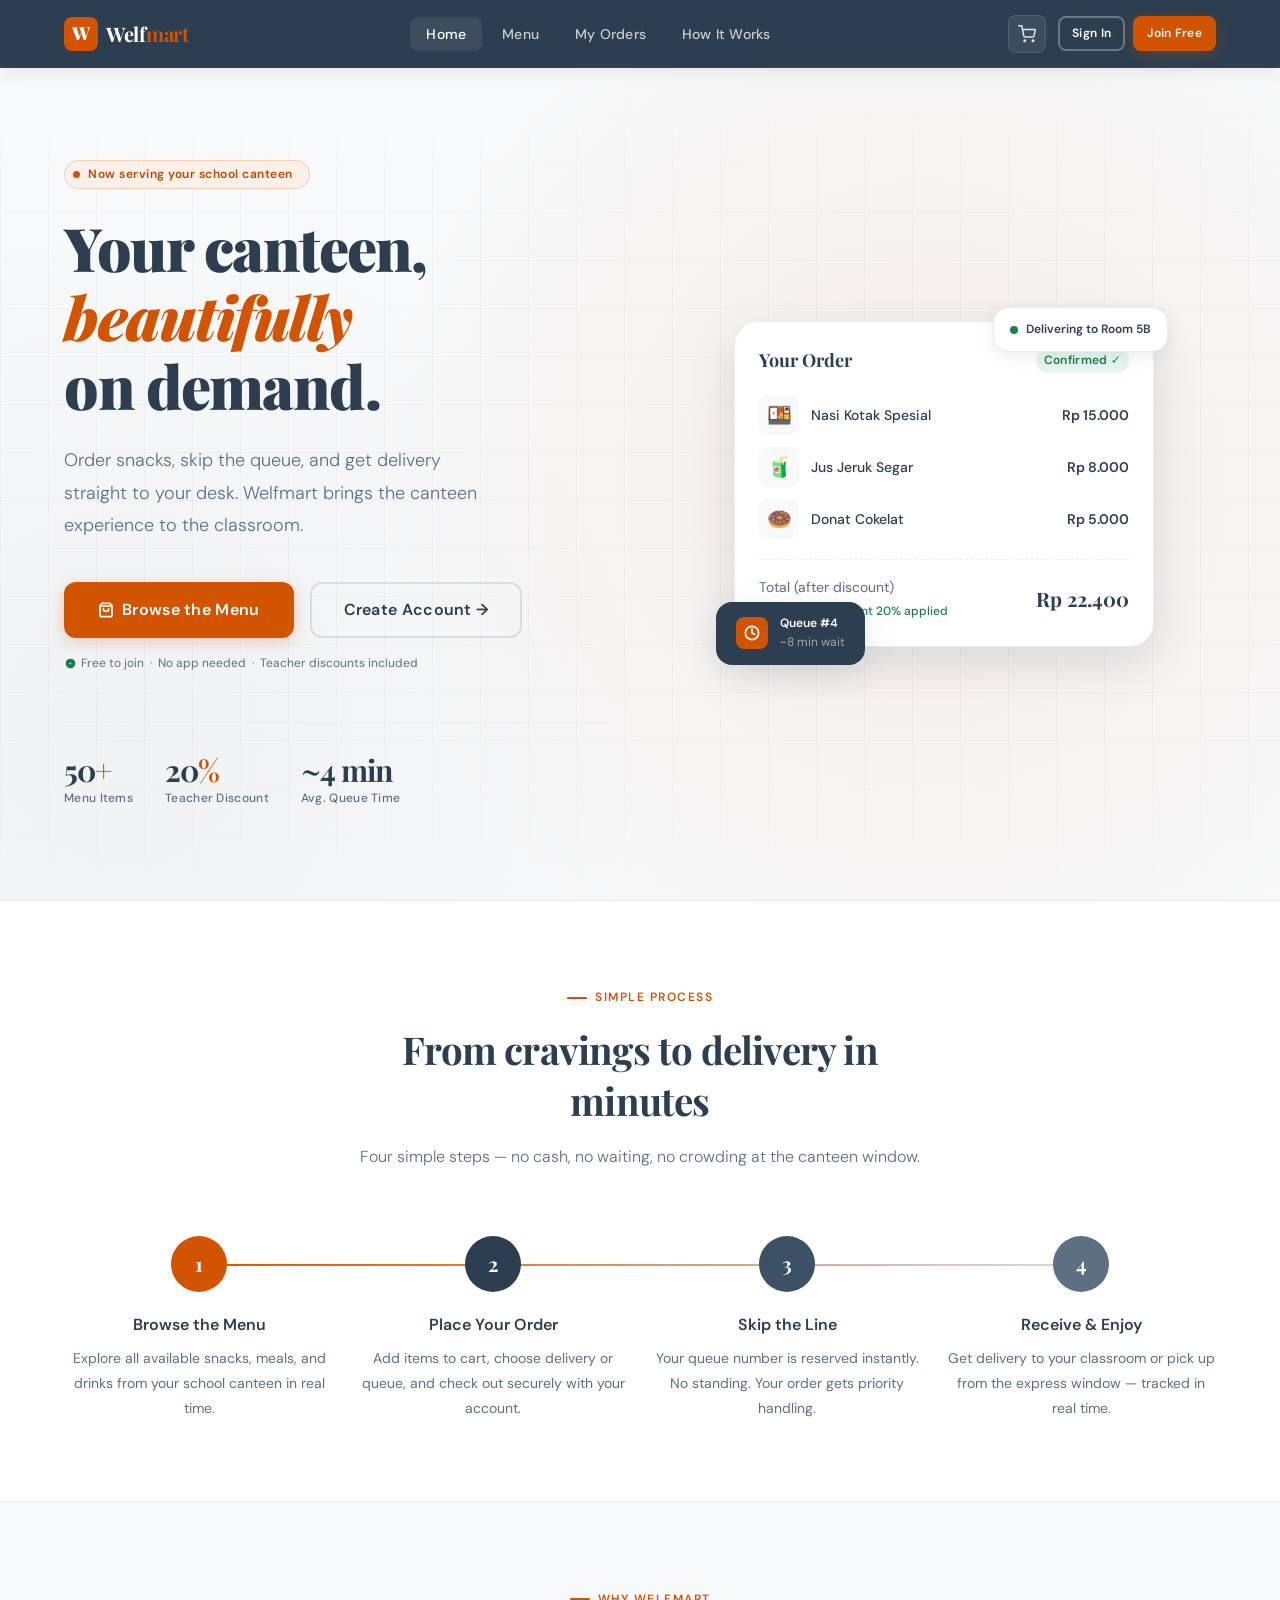
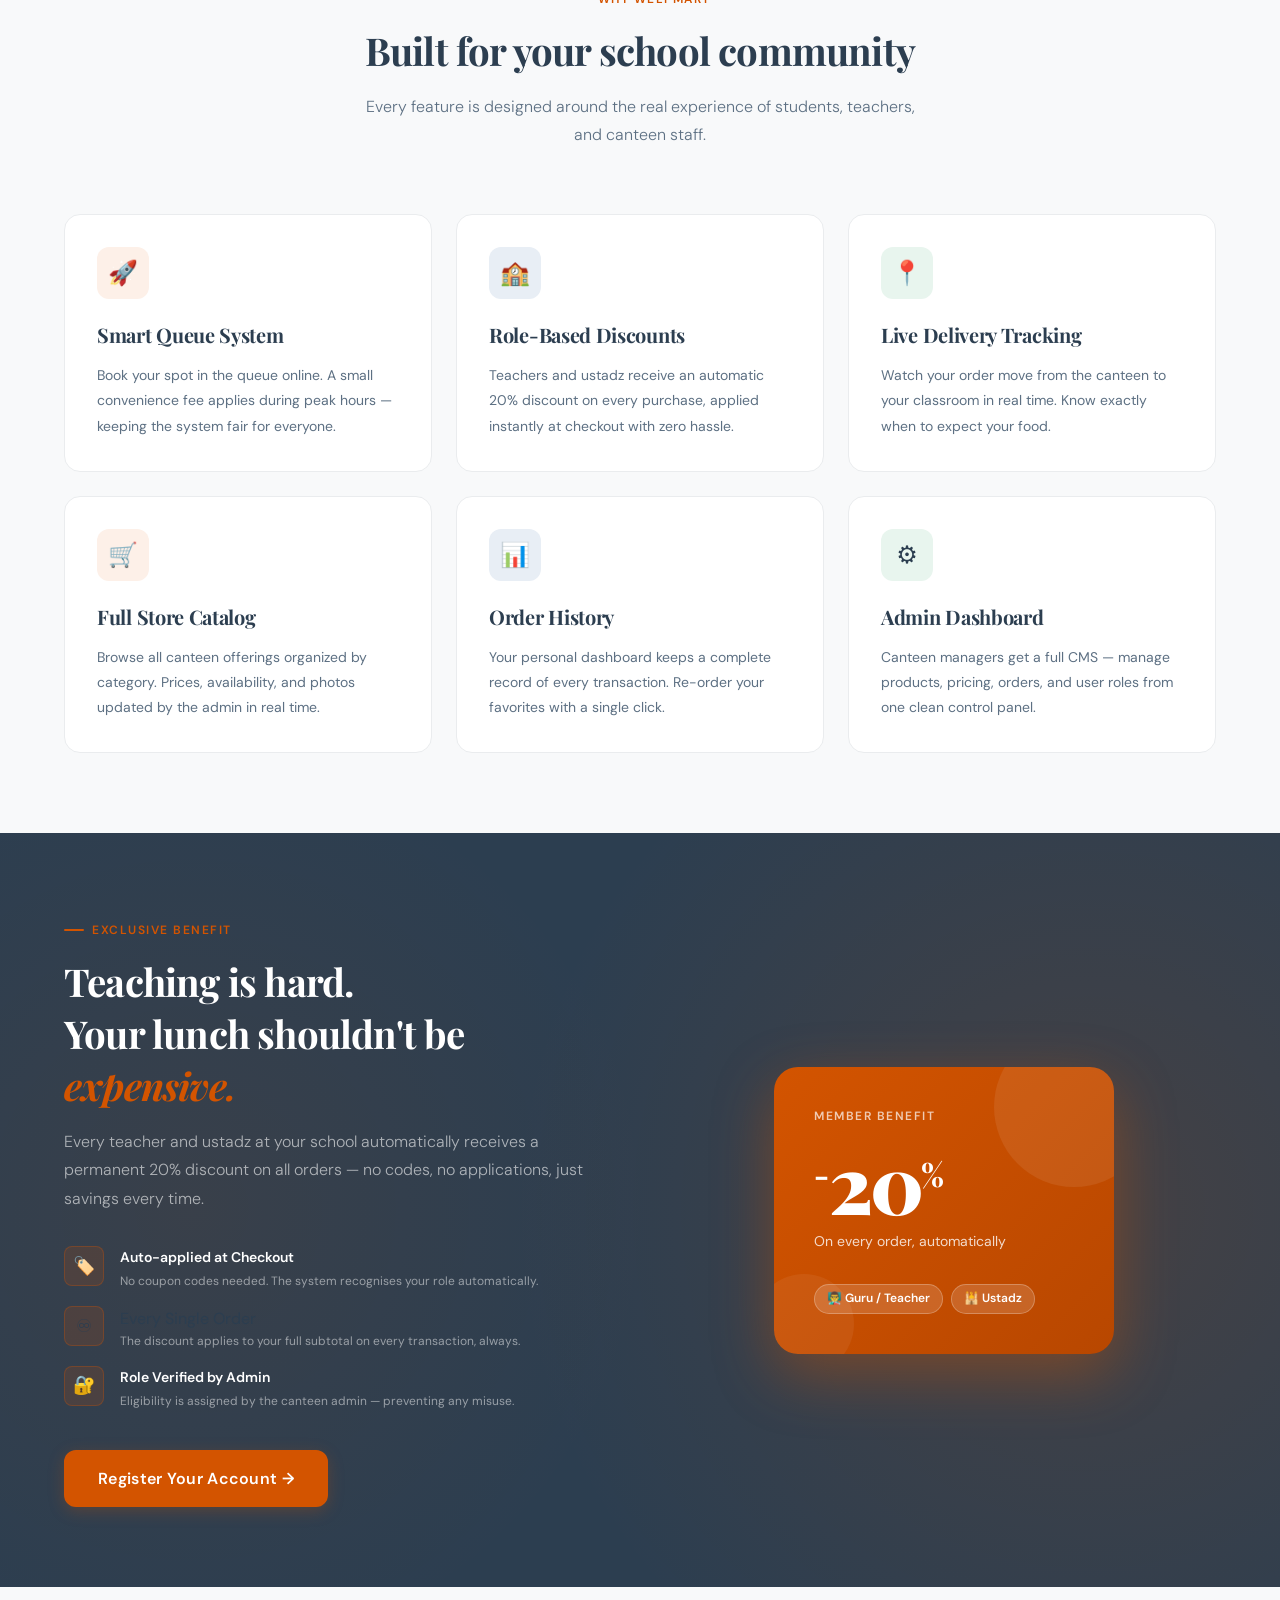
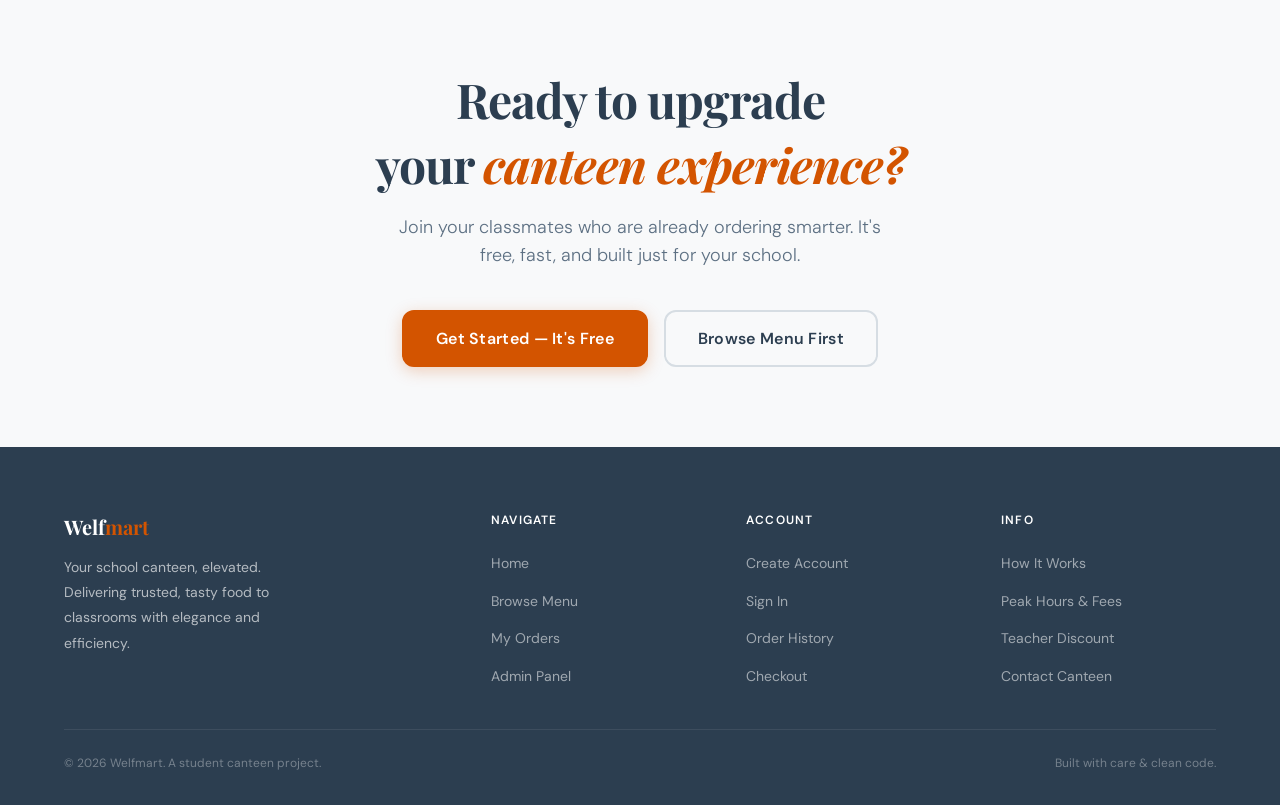
<file: welfmart/index.html>
<!DOCTYPE html>
<html lang="en">
<head>
  <meta charset="UTF-8" />
  <meta name="viewport" content="width=device-width, initial-scale=1.0" />
  <meta name="description" content="Welfmart — Your school canteen, elevated. Order snacks, skip the queue, get delivery straight to your classroom." />
  <title>Welfmart — Canteen Delivery & Queue Service</title>

  <!-- Favicon placeholder (replace with actual .ico) -->
  <link rel="icon" href="data:image/svg+xml,<svg xmlns='http://www.w3.org/2000/svg' viewBox='0 0 32 32'><rect width='32' height='32' rx='6' fill='%23D35400'/><text y='24' x='5' font-size='22' font-family='serif' font-weight='900' fill='white'>W</text></svg>" />

  <!-- Global design system -->
  <link rel="stylesheet" href="css/style.css" />

  <style>
    /* ── Landing Page Specific Styles ── */

    /* ─ Hero Section ───────────────────────────────────────── */
    .hero {
      position: relative;
      min-height: calc(100vh - var(--nav-height));
      display: flex;
      align-items: center;
      overflow: hidden;
      background-color: var(--color-alabaster);
    }

    /* Geometric background texture */
    .hero::before {
      content: '';
      position: absolute;
      inset: 0;
      background-image:
        radial-gradient(circle at 72% 50%, rgba(211,84,0,.07) 0%, transparent 55%),
        radial-gradient(circle at 10% 80%, rgba(44,62,80,.04) 0%, transparent 40%);
      pointer-events: none;
    }

    /* Decorative grid lines */
    .hero::after {
      content: '';
      position: absolute;
      inset: 0;
      background-image:
        linear-gradient(rgba(44,62,80,.035) 1px, transparent 1px),
        linear-gradient(90deg, rgba(44,62,80,.035) 1px, transparent 1px);
      background-size: 48px 48px;
      pointer-events: none;
      mask-image: linear-gradient(to bottom, transparent 0%, black 20%, black 80%, transparent 100%);
      -webkit-mask-image: linear-gradient(to bottom, transparent 0%, black 20%, black 80%, transparent 100%);
    }

    .hero__inner {
      position: relative;
      z-index: 1;
      display: grid;
      grid-template-columns: 1fr 1fr;
      gap: var(--space-16);
      align-items: center;
      width: 100%;
      max-width: var(--container-max);
      margin-inline: auto;
      padding-inline: var(--container-pad);
      padding-block: var(--space-20);
    }

    .hero__content {}

    .hero__school-badge {
      display: inline-flex;
      align-items: center;
      gap: var(--space-2);
      background-color: var(--color-rust-tint);
      border: 1px solid rgba(211,84,0,.2);
      border-radius: var(--radius-full);
      padding: var(--space-1) var(--space-4) var(--space-1) var(--space-2);
      margin-bottom: var(--space-6);
      font-size: var(--text-xs);
      font-weight: var(--weight-semibold);
      color: var(--color-rust-deep);
      letter-spacing: 0.5px;
    }

    .hero__school-badge .dot {
      width: 7px;
      height: 7px;
      border-radius: 50%;
      background-color: var(--color-rust);
      animation: pulse-dot 2s ease-in-out infinite;
    }

    @keyframes pulse-dot {
      0%, 100% { opacity: 1; transform: scale(1); }
      50%       { opacity: .6; transform: scale(0.8); }
    }

    .hero__headline {
      font-family: var(--font-display);
      font-size: clamp(2.4rem, 5vw, 3.75rem);
      font-weight: var(--weight-black);
      line-height: var(--leading-tight);
      color: var(--color-slate);
      letter-spacing: -1.5px;
      margin-bottom: var(--space-6);
    }

    .hero__headline em {
      font-style: italic;
      color: var(--color-rust);
    }

    .hero__subheadline {
      font-size: var(--text-lg);
      color: var(--color-slate-muted);
      line-height: var(--leading-loose);
      max-width: 430px;
      margin-bottom: var(--space-10);
      font-weight: var(--weight-light);
    }

    .hero__cta-group {
      display: flex;
      align-items: center;
      gap: var(--space-4);
      flex-wrap: wrap;
    }

    .hero__cta-note {
      font-size: var(--text-xs);
      color: var(--color-slate-muted);
      display: flex;
      align-items: center;
      gap: var(--space-1);
    }

    .hero__cta-note svg { color: var(--color-success); }

    .hero__stats {
      display: flex;
      gap: var(--space-8);
      margin-top: var(--space-12);
      padding-top: var(--space-8);
      border-top: 1px solid var(--color-alabaster-dark);
    }

    .hero__stat-value {
      font-family: var(--font-display);
      font-size: var(--text-3xl);
      font-weight: var(--weight-bold);
      color: var(--color-slate);
      letter-spacing: -1px;
      line-height: 1;
    }

    .hero__stat-value span { color: var(--color-rust); }

    .hero__stat-label {
      font-size: var(--text-xs);
      color: var(--color-slate-muted);
      margin-top: var(--space-1);
      font-weight: var(--weight-medium);
      letter-spacing: 0.3px;
    }

    /* ─ Hero Visual Panel ──────────────────────────────────── */
    .hero__visual {
      position: relative;
      display: flex;
      align-items: center;
      justify-content: center;
    }

    .hero__card-stack {
      position: relative;
      width: 100%;
      max-width: 420px;
      margin-inline: auto;
    }

    /* The main order card */
    .order-preview-card {
      background: #fff;
      border-radius: var(--radius-2xl);
      box-shadow: var(--shadow-xl);
      padding: var(--space-6);
      border: 1px solid var(--color-alabaster-dark);
      position: relative;
      z-index: 2;
      animation: float-card 5s ease-in-out infinite;
    }

    @keyframes float-card {
      0%, 100% { transform: translateY(0); }
      50%       { transform: translateY(-8px); }
    }

    .order-preview-card__header {
      display: flex;
      align-items: center;
      justify-content: space-between;
      margin-bottom: var(--space-5);
    }

    .order-preview-card__title {
      font-family: var(--font-display);
      font-weight: var(--weight-bold);
      font-size: var(--text-lg);
      color: var(--color-slate);
    }

    .order-preview-card__items {
      display: flex;
      flex-direction: column;
      gap: var(--space-3);
      margin-bottom: var(--space-5);
    }

    .order-item {
      display: flex;
      align-items: center;
      gap: var(--space-3);
    }

    .order-item__emoji {
      width: 40px;
      height: 40px;
      background-color: var(--color-alabaster);
      border-radius: var(--radius-md);
      display: flex;
      align-items: center;
      justify-content: center;
      font-size: 20px;
      flex-shrink: 0;
    }

    .order-item__name {
      font-size: var(--text-sm);
      font-weight: var(--weight-medium);
      color: var(--color-slate);
      flex: 1;
    }

    .order-item__price {
      font-size: var(--text-sm);
      font-weight: var(--weight-semibold);
      color: var(--color-slate);
    }

    .order-preview-card__divider {
      border: none;
      border-top: 1px dashed var(--color-alabaster-dark);
      margin-bottom: var(--space-4);
    }

    .order-preview-card__total {
      display: flex;
      align-items: center;
      justify-content: space-between;
    }

    .order-preview-card__total-label {
      font-size: var(--text-sm);
      color: var(--color-slate-muted);
    }

    .order-preview-card__total-value {
      font-family: var(--font-display);
      font-size: var(--text-xl);
      font-weight: var(--weight-bold);
      color: var(--color-slate);
    }

    .order-preview-card__discount-note {
      display: flex;
      align-items: center;
      gap: var(--space-1);
      font-size: var(--text-xs);
      color: var(--color-success);
      font-weight: var(--weight-medium);
      margin-top: var(--space-1);
    }

    /* Floating status chip — queuing */
    .hero__queue-chip {
      position: absolute;
      bottom: -18px;
      left: -18px;
      background: var(--color-slate);
      color: #fff;
      border-radius: var(--radius-xl);
      padding: var(--space-3) var(--space-5);
      display: flex;
      align-items: center;
      gap: var(--space-3);
      box-shadow: var(--shadow-lg);
      z-index: 3;
      animation: float-chip 4s ease-in-out 1s infinite;
    }

    @keyframes float-chip {
      0%, 100% { transform: translateY(0) rotate(-1deg); }
      50%       { transform: translateY(-6px) rotate(1deg); }
    }

    .queue-chip__icon {
      width: 32px;
      height: 32px;
      background-color: var(--color-rust);
      border-radius: var(--radius-md);
      display: flex;
      align-items: center;
      justify-content: center;
    }

    .queue-chip__text { font-size: var(--text-xs); }
    .queue-chip__label { font-weight: var(--weight-semibold); display: block; }
    .queue-chip__sub   { color: rgba(255,255,255,.55); }

    /* Floating delivery chip */
    .hero__delivery-chip {
      position: absolute;
      top: -14px;
      right: -14px;
      background: #fff;
      border: 1px solid var(--color-alabaster-dark);
      border-radius: var(--radius-xl);
      padding: var(--space-3) var(--space-4);
      display: flex;
      align-items: center;
      gap: var(--space-2);
      box-shadow: var(--shadow-md);
      z-index: 3;
      animation: float-chip2 4.5s ease-in-out 0.5s infinite;
    }

    @keyframes float-chip2 {
      0%, 100% { transform: translateY(0) rotate(1deg); }
      50%       { transform: translateY(-5px) rotate(-0.5deg); }
    }

    .delivery-chip__dot {
      width: 8px;
      height: 8px;
      border-radius: 50%;
      background-color: var(--color-success);
      animation: pulse-dot 2s ease-in-out infinite;
    }

    .delivery-chip__text {
      font-size: var(--text-xs);
      font-weight: var(--weight-semibold);
      color: var(--color-slate);
    }

    /* ─ How It Works Section ───────────────────────────────── */
    .how-it-works {
      background-color: #fff;
      border-top: 1px solid var(--color-alabaster-dark);
      border-bottom: 1px solid var(--color-alabaster-dark);
    }

    .section-header {
      text-align: center;
      max-width: 560px;
      margin-inline: auto;
      margin-bottom: var(--space-16);
    }

    .section-header .section-label {
      margin-bottom: var(--space-4);
    }

    .section-title {
      font-family: var(--font-display);
      font-size: clamp(1.75rem, 3vw, 2.5rem);
      font-weight: var(--weight-bold);
      color: var(--color-slate);
      line-height: var(--leading-snug);
      letter-spacing: -0.8px;
      margin-bottom: var(--space-4);
    }

    .section-desc {
      font-size: var(--text-base);
      color: var(--color-slate-muted);
      line-height: var(--leading-loose);
      font-weight: var(--weight-light);
    }

    .steps-grid {
      display: grid;
      grid-template-columns: repeat(4, 1fr);
      gap: var(--space-6);
      position: relative;
    }

    /* Connecting line between steps */
    .steps-grid::before {
      content: '';
      position: absolute;
      top: 28px;
      left: 10%;
      width: 80%;
      height: 2px;
      background: linear-gradient(90deg, var(--color-rust) 0%, var(--color-slate-faint) 100%);
      z-index: 0;
    }

    .step-card {
      position: relative;
      z-index: 1;
      text-align: center;
    }

    .step-card__number {
      width: 56px;
      height: 56px;
      border-radius: var(--radius-full);
      display: flex;
      align-items: center;
      justify-content: center;
      margin-inline: auto;
      margin-bottom: var(--space-5);
      font-family: var(--font-display);
      font-weight: var(--weight-bold);
      font-size: var(--text-xl);
      position: relative;
    }

    .step-card:nth-child(1) .step-card__number { background-color: var(--color-rust); color: #fff; }
    .step-card:nth-child(2) .step-card__number { background-color: var(--color-slate); color: #fff; }
    .step-card:nth-child(3) .step-card__number { background-color: var(--color-slate-light); color: #fff; }
    .step-card:nth-child(4) .step-card__number { background-color: var(--color-slate-muted); color: #fff; }

    .step-card__title {
      font-weight: var(--weight-semibold);
      font-size: var(--text-base);
      color: var(--color-slate);
      margin-bottom: var(--space-2);
    }

    .step-card__desc {
      font-size: var(--text-sm);
      color: var(--color-slate-muted);
      line-height: var(--leading-loose);
    }

    /* ─ Features Section ───────────────────────────────────── */
    .features {
      background-color: var(--color-alabaster);
    }

    .features-grid {
      display: grid;
      grid-template-columns: repeat(3, 1fr);
      gap: var(--space-6);
    }

    .feature-card {
      background-color: #fff;
      border: 1px solid var(--color-alabaster-dark);
      border-radius: var(--radius-xl);
      padding: var(--space-8);
      transition: box-shadow var(--transition-base), transform var(--transition-base), border-color var(--transition-base);
    }

    .feature-card:hover {
      box-shadow: var(--shadow-lg);
      transform: translateY(-4px);
      border-color: var(--color-slate-faint);
    }

    .feature-card__icon {
      width: 52px;
      height: 52px;
      border-radius: var(--radius-lg);
      display: flex;
      align-items: center;
      justify-content: center;
      margin-bottom: var(--space-5);
      font-size: 24px;
    }

    .feature-card__icon--rust  { background-color: var(--color-rust-tint); }
    .feature-card__icon--slate { background-color: var(--color-info-tint); }
    .feature-card__icon--green { background-color: var(--color-success-tint); }

    .feature-card__title {
      font-family: var(--font-display);
      font-size: var(--text-xl);
      font-weight: var(--weight-bold);
      color: var(--color-slate);
      margin-bottom: var(--space-3);
      letter-spacing: -0.3px;
    }

    .feature-card__desc {
      font-size: var(--text-sm);
      color: var(--color-slate-muted);
      line-height: var(--leading-loose);
    }

    /* ─ Membership Banner ──────────────────────────────────── */
    .membership-banner {
      background-color: var(--color-slate);
      padding-block: var(--space-20);
      position: relative;
      overflow: hidden;
    }

    .membership-banner::before {
      content: '';
      position: absolute;
      inset: 0;
      background-image:
        radial-gradient(circle at 85% 50%, rgba(211,84,0,.15) 0%, transparent 50%),
        radial-gradient(circle at 15% 50%, rgba(211,84,0,.08) 0%, transparent 40%);
      pointer-events: none;
    }

    .membership-banner__inner {
      position: relative;
      z-index: 1;
      display: grid;
      grid-template-columns: 1fr 1fr;
      gap: var(--space-16);
      align-items: center;
    }

    .membership-banner__label {
      color: var(--color-rust);
      margin-bottom: var(--space-4);
    }

    .membership-banner__label::before { background-color: var(--color-rust); }

    .membership-banner__title {
      font-family: var(--font-display);
      font-size: clamp(1.75rem, 3vw, 2.5rem);
      font-weight: var(--weight-bold);
      color: #fff;
      line-height: var(--leading-snug);
      letter-spacing: -0.8px;
      margin-bottom: var(--space-4);
    }

    .membership-banner__title em {
      font-style: italic;
      color: var(--color-rust);
    }

    .membership-banner__desc {
      color: rgba(255,255,255,.6);
      font-size: var(--text-base);
      line-height: var(--leading-loose);
      font-weight: var(--weight-light);
      margin-bottom: var(--space-8);
    }

    .membership-perks {
      display: flex;
      flex-direction: column;
      gap: var(--space-4);
    }

    .membership-perk {
      display: flex;
      align-items: flex-start;
      gap: var(--space-4);
    }

    .membership-perk__icon {
      width: 40px;
      height: 40px;
      border-radius: var(--radius-md);
      background-color: rgba(211,84,0,.15);
      border: 1px solid rgba(211,84,0,.3);
      display: flex;
      align-items: center;
      justify-content: center;
      flex-shrink: 0;
      font-size: 18px;
    }

    .membership-perk__title {
      font-weight: var(--weight-semibold);
      color: #fff;
      font-size: var(--text-sm);
      margin-bottom: var(--space-1);
    }

    .membership-perk__desc {
      font-size: var(--text-xs);
      color: rgba(255,255,255,.5);
      line-height: 1.5;
    }

    /* Discount card visual */
    .discount-visual {
      display: flex;
      justify-content: center;
    }

    .discount-card {
      background: linear-gradient(135deg, var(--color-rust) 0%, var(--color-rust-deep) 100%);
      border-radius: var(--radius-2xl);
      padding: var(--space-10);
      width: 100%;
      max-width: 340px;
      position: relative;
      overflow: hidden;
      box-shadow: 0 20px 60px rgba(211,84,0,.4);
    }

    .discount-card::before {
      content: '';
      position: absolute;
      top: -40px; right: -40px;
      width: 160px; height: 160px;
      border-radius: 50%;
      background-color: rgba(255,255,255,.08);
    }

    .discount-card::after {
      content: '';
      position: absolute;
      bottom: -20px; left: -20px;
      width: 100px; height: 100px;
      border-radius: 50%;
      background-color: rgba(255,255,255,.06);
    }

    .discount-card__eyebrow {
      font-size: var(--text-xs);
      font-weight: var(--weight-semibold);
      letter-spacing: 1.5px;
      text-transform: uppercase;
      color: rgba(255,255,255,.7);
      margin-bottom: var(--space-4);
    }

    .discount-card__amount {
      font-family: var(--font-display);
      font-size: 5rem;
      font-weight: var(--weight-black);
      color: #fff;
      line-height: 1;
      letter-spacing: -3px;
      margin-bottom: var(--space-2);
    }

    .discount-card__amount sup {
      font-size: 2rem;
      letter-spacing: 0;
      vertical-align: super;
    }

    .discount-card__tagline {
      color: rgba(255,255,255,.8);
      font-size: var(--text-sm);
      margin-bottom: var(--space-8);
    }

    .discount-card__roles {
      display: flex;
      flex-wrap: wrap;
      gap: var(--space-2);
    }

    .discount-card__role {
      background-color: rgba(255,255,255,.15);
      color: #fff;
      border: 1px solid rgba(255,255,255,.25);
      border-radius: var(--radius-full);
      padding: var(--space-1) var(--space-3);
      font-size: var(--text-xs);
      font-weight: var(--weight-semibold);
    }

    /* ─ CTA Section ────────────────────────────────────────── */
    .cta-section {
      background-color: var(--color-alabaster);
      text-align: center;
    }

    .cta-section__title {
      font-family: var(--font-display);
      font-size: clamp(2rem, 4vw, 3rem);
      font-weight: var(--weight-bold);
      color: var(--color-slate);
      letter-spacing: -1px;
      line-height: var(--leading-snug);
      margin-bottom: var(--space-4);
    }

    .cta-section__title em { font-style: italic; color: var(--color-rust); }

    .cta-section__desc {
      color: var(--color-slate-muted);
      font-size: var(--text-lg);
      max-width: 500px;
      margin-inline: auto;
      margin-bottom: var(--space-10);
      font-weight: var(--weight-light);
    }

    /* ─ Responsive ─────────────────────────────────────────── */
    @media (max-width: 1024px) {
      .hero__inner         { grid-template-columns: 1fr; gap: var(--space-12); }
      .hero__visual        { display: none; }
      .hero__subheadline   { max-width: 100%; }
      .steps-grid          { grid-template-columns: repeat(2, 1fr); }
      .steps-grid::before  { display: none; }
      .features-grid       { grid-template-columns: 1fr 1fr; }
      .membership-banner__inner { grid-template-columns: 1fr; gap: var(--space-10); }
      .discount-visual     { justify-content: flex-start; }
    }

    @media (max-width: 640px) {
      .features-grid  { grid-template-columns: 1fr; }
      .steps-grid     { grid-template-columns: 1fr; }
      .hero__stats    { gap: var(--space-6); }
      .hero__cta-group { flex-direction: column; align-items: flex-start; }
    }
  </style>
</head>
<body>

  <!-- ════════════════════════════════════════════════════════
       NAVIGATION
  ═══════════════════════════════════════════════════════════ -->
  <nav class="wm-nav" role="navigation" aria-label="Main navigation">
    <div class="wm-nav__inner">

      <!-- Logo -->
      <a href="index.html" class="wm-nav__logo" aria-label="Welfmart Home">
        <div class="wm-nav__logo-mark" aria-hidden="true">W</div>
        <span class="wm-nav__logo-text">Welf<span>mart</span></span>
      </a>

      <!-- Nav Links -->
      <ul class="wm-nav__links" role="list">
        <li><a href="index.html"       class="wm-nav__link" data-page="index.html">Home</a></li>
        <li><a href="store.html"       class="wm-nav__link" data-page="store.html">Menu</a></li>
        <li><a href="dashboard.html"   class="wm-nav__link" data-page="dashboard.html">My Orders</a></li>
        <li><a href="#how-it-works"    class="wm-nav__link">How It Works</a></li>
      </ul>

      <!-- Actions -->
      <div class="wm-nav__actions">

        <!-- Cart Icon -->
        <a href="transaction.html" class="wm-nav__cart-btn" aria-label="View cart">
          <svg width="18" height="18" viewBox="0 0 24 24" fill="none" stroke="currentColor" stroke-width="2" stroke-linecap="round" stroke-linejoin="round" aria-hidden="true">
            <circle cx="9" cy="21" r="1"/><circle cx="20" cy="21" r="1"/>
            <path d="M1 1h4l2.68 13.39a2 2 0 0 0 2 1.61h9.72a2 2 0 0 0 2-1.61L23 6H6"/>
          </svg>
          <span class="wm-nav__cart-badge" aria-live="polite"></span>
        </a>

        <!-- Auth Area (logged-out state) -->
        <div id="nav-auth-area" style="display:flex; gap:var(--space-2);">
          <a href="auth.html?mode=login"    class="btn btn-secondary btn-sm">Sign In</a>
          <a href="auth.html?mode=register" class="btn btn-primary   btn-sm">Join Free</a>
        </div>

        <!-- User Area (logged-in state, hidden until JS runs) -->
        <div id="nav-user-area" style="display:none; align-items:center; gap:var(--space-3);">
          <a href="dashboard.html" class="wm-nav__link" style="color:rgba(255,255,255,.75); font-size:var(--text-sm);">
            👋 <span id="nav-user-name">Account</span>
          </a>
          <button id="nav-logout-btn" class="btn btn-ghost btn-sm" style="border-color:rgba(255,255,255,.2); color:rgba(255,255,255,.65);">
            Sign Out
          </button>
        </div>

        <!-- Hamburger -->
        <button class="wm-nav__hamburger" aria-label="Toggle mobile menu" aria-expanded="false">
          <span></span><span></span><span></span>
        </button>
      </div>
    </div>
  </nav>

  <!-- ════════════════════════════════════════════════════════
       HERO
  ═══════════════════════════════════════════════════════════ -->
  <section class="hero" aria-label="Hero">
    <div class="hero__inner">

      <!-- Left: Content -->
      <div class="hero__content">
        <div class="hero__school-badge">
          <span class="dot" aria-hidden="true"></span>
          Now serving your school canteen
        </div>

        <h1 class="hero__headline">
          Your canteen,<br>
          <em>beautifully</em><br>
          on demand.
        </h1>

        <p class="hero__subheadline">
          Order snacks, skip the queue, and get delivery straight to your desk.
          Welfmart brings the canteen experience to the classroom.
        </p>

        <div class="hero__cta-group">
          <a href="store.html" class="btn btn-primary btn-lg">
            <svg width="16" height="16" viewBox="0 0 24 24" fill="none" stroke="currentColor" stroke-width="2.5" stroke-linecap="round" stroke-linejoin="round" aria-hidden="true"><path d="M6 2 3 6v14a2 2 0 0 0 2 2h14a2 2 0 0 0 2-2V6l-3-4z"/><line x1="3" y1="6" x2="21" y2="6"/><path d="M16 10a4 4 0 0 1-8 0"/></svg>
            Browse the Menu
          </a>
          <a href="auth.html?mode=register" class="btn btn-ghost btn-lg">
            Create Account →
          </a>
        </div>

        <div class="hero__cta-note" style="margin-top:var(--space-4);">
          <svg width="13" height="13" viewBox="0 0 24 24" fill="currentColor" aria-hidden="true"><path d="M9 12l2 2 4-4m6 2a9 9 0 1 1-18 0 9 9 0 0 1 18 0z"/></svg>
          Free to join &nbsp;·&nbsp; No app needed &nbsp;·&nbsp; Teacher discounts included
        </div>

        <!-- Stats -->
        <div class="hero__stats" aria-label="Key statistics">
          <div>
            <div class="hero__stat-value">50<span>+</span></div>
            <div class="hero__stat-label">Menu Items</div>
          </div>
          <div>
            <div class="hero__stat-value">20<span>%</span></div>
            <div class="hero__stat-label">Teacher Discount</div>
          </div>
          <div>
            <div class="hero__stat-value" id="hero-live-time">—</div>
            <div class="hero__stat-label">Avg. Queue Time</div>
          </div>
        </div>
      </div>

      <!-- Right: Visual Panel -->
      <div class="hero__visual" aria-hidden="true">
        <div class="hero__card-stack">

          <!-- Delivery chip -->
          <div class="hero__delivery-chip">
            <span class="delivery-chip__dot"></span>
            <span class="delivery-chip__text">Delivering to Room 5B</span>
          </div>

          <!-- Main order preview card -->
          <div class="order-preview-card">
            <div class="order-preview-card__header">
              <span class="order-preview-card__title">Your Order</span>
              <span class="badge badge-success">Confirmed ✓</span>
            </div>

            <div class="order-preview-card__items">
              <div class="order-item">
                <div class="order-item__emoji">🍱</div>
                <span class="order-item__name">Nasi Kotak Spesial</span>
                <span class="order-item__price">Rp 15.000</span>
              </div>
              <div class="order-item">
                <div class="order-item__emoji">🧃</div>
                <span class="order-item__name">Jus Jeruk Segar</span>
                <span class="order-item__price">Rp 8.000</span>
              </div>
              <div class="order-item">
                <div class="order-item__emoji">🍩</div>
                <span class="order-item__name">Donat Cokelat</span>
                <span class="order-item__price">Rp 5.000</span>
              </div>
            </div>

            <hr class="order-preview-card__divider" />

            <div class="order-preview-card__total">
              <div>
                <div class="order-preview-card__total-label">Total (after discount)</div>
                <div class="order-preview-card__discount-note">
                  <svg width="11" height="11" viewBox="0 0 24 24" fill="currentColor"><path d="M9 12l2 2 4-4m6 2a9 9 0 1 1-18 0 9 9 0 0 1 18 0z"/></svg>
                  Teacher discount 20% applied
                </div>
              </div>
              <div class="order-preview-card__total-value">Rp 22.400</div>
            </div>
          </div>

          <!-- Queue chip -->
          <div class="hero__queue-chip">
            <div class="queue-chip__icon">
              <svg width="16" height="16" viewBox="0 0 24 24" fill="none" stroke="white" stroke-width="2.5" stroke-linecap="round" stroke-linejoin="round"><circle cx="12" cy="12" r="10"/><polyline points="12 6 12 12 16 14"/></svg>
            </div>
            <div class="queue-chip__text">
              <span class="queue-chip__label">Queue #4</span>
              <span class="queue-chip__sub">~8 min wait</span>
            </div>
          </div>

        </div><!-- /.hero__card-stack -->
      </div><!-- /.hero__visual -->

    </div><!-- /.hero__inner -->
  </section>

  <!-- ════════════════════════════════════════════════════════
       HOW IT WORKS
  ═══════════════════════════════════════════════════════════ -->
  <section class="how-it-works section-pad" id="how-it-works">
    <div class="container">
      <div class="section-header reveal">
        <div class="section-label">Simple Process</div>
        <h2 class="section-title">From cravings to delivery in minutes</h2>
        <p class="section-desc">Four simple steps — no cash, no waiting, no crowding at the canteen window.</p>
      </div>

      <div class="steps-grid">
        <div class="step-card reveal reveal-delay-1">
          <div class="step-card__number">1</div>
          <h3 class="step-card__title">Browse the Menu</h3>
          <p class="step-card__desc">Explore all available snacks, meals, and drinks from your school canteen in real time.</p>
        </div>
        <div class="step-card reveal reveal-delay-2">
          <div class="step-card__number">2</div>
          <h3 class="step-card__title">Place Your Order</h3>
          <p class="step-card__desc">Add items to cart, choose delivery or queue, and check out securely with your account.</p>
        </div>
        <div class="step-card reveal reveal-delay-3">
          <div class="step-card__number">3</div>
          <h3 class="step-card__title">Skip the Line</h3>
          <p class="step-card__desc">Your queue number is reserved instantly. No standing. Your order gets priority handling.</p>
        </div>
        <div class="step-card reveal reveal-delay-4">
          <div class="step-card__number">4</div>
          <h3 class="step-card__title">Receive & Enjoy</h3>
          <p class="step-card__desc">Get delivery to your classroom or pick up from the express window — tracked in real time.</p>
        </div>
      </div>
    </div>
  </section>

  <!-- ════════════════════════════════════════════════════════
       FEATURES
  ═══════════════════════════════════════════════════════════ -->
  <section class="features section-pad" aria-label="Key features">
    <div class="container">
      <div class="section-header reveal">
        <div class="section-label">Why Welfmart</div>
        <h2 class="section-title">Built for your school community</h2>
        <p class="section-desc">Every feature is designed around the real experience of students, teachers, and canteen staff.</p>
      </div>

      <div class="features-grid">
        <div class="feature-card reveal reveal-delay-1">
          <div class="feature-card__icon feature-card__icon--rust" aria-hidden="true">🚀</div>
          <h3 class="feature-card__title">Smart Queue System</h3>
          <p class="feature-card__desc">Book your spot in the queue online. A small convenience fee applies during peak hours — keeping the system fair for everyone.</p>
        </div>

        <div class="feature-card reveal reveal-delay-2">
          <div class="feature-card__icon feature-card__icon--slate" aria-hidden="true">🏫</div>
          <h3 class="feature-card__title">Role-Based Discounts</h3>
          <p class="feature-card__desc">Teachers and ustadz receive an automatic 20% discount on every purchase, applied instantly at checkout with zero hassle.</p>
        </div>

        <div class="feature-card reveal reveal-delay-3">
          <div class="feature-card__icon feature-card__icon--green" aria-hidden="true">📍</div>
          <h3 class="feature-card__title">Live Delivery Tracking</h3>
          <p class="feature-card__desc">Watch your order move from the canteen to your classroom in real time. Know exactly when to expect your food.</p>
        </div>

        <div class="feature-card reveal reveal-delay-1">
          <div class="feature-card__icon feature-card__icon--rust" aria-hidden="true">🛒</div>
          <h3 class="feature-card__title">Full Store Catalog</h3>
          <p class="feature-card__desc">Browse all canteen offerings organized by category. Prices, availability, and photos updated by the admin in real time.</p>
        </div>

        <div class="feature-card reveal reveal-delay-2">
          <div class="feature-card__icon feature-card__icon--slate" aria-hidden="true">📊</div>
          <h3 class="feature-card__title">Order History</h3>
          <p class="feature-card__desc">Your personal dashboard keeps a complete record of every transaction. Re-order your favorites with a single click.</p>
        </div>

        <div class="feature-card reveal reveal-delay-3">
          <div class="feature-card__icon feature-card__icon--green" aria-hidden="true">⚙️</div>
          <h3 class="feature-card__title">Admin Dashboard</h3>
          <p class="feature-card__desc">Canteen managers get a full CMS — manage products, pricing, orders, and user roles from one clean control panel.</p>
        </div>
      </div>
    </div>
  </section>

  <!-- ════════════════════════════════════════════════════════
       MEMBERSHIP BANNER
  ═══════════════════════════════════════════════════════════ -->
  <section class="membership-banner" aria-label="Teacher membership discount">
    <div class="container">
      <div class="membership-banner__inner">

        <!-- Left: Copy -->
        <div>
          <div class="section-label membership-banner__label reveal">Exclusive Benefit</div>
          <h2 class="membership-banner__title reveal reveal-delay-1">
            Teaching is hard.<br>
            Your lunch shouldn't be <em>expensive.</em>
          </h2>
          <p class="membership-banner__desc reveal reveal-delay-2">
            Every teacher and ustadz at your school automatically receives a
            permanent 20% discount on all orders — no codes, no applications, just savings every time.
          </p>

          <div class="membership-perks reveal reveal-delay-3">
            <div class="membership-perk">
              <div class="membership-perk__icon">🏷️</div>
              <div>
                <div class="membership-perk__title">Auto-applied at Checkout</div>
                <div class="membership-perk__desc">No coupon codes needed. The system recognises your role automatically.</div>
              </div>
            </div>
            <div class="membership-perk">
              <div class="membership-perk__icon">♾️</div>
              <div>
                <div class="membership-perk``__title">Every Single Order</div>
                <div class="membership-perk__desc">The discount applies to your full subtotal on every transaction, always.</div>
              </div>
            </div>
            <div class="membership-perk">
              <div class="membership-perk__icon">🔐</div>
              <div>
                <div class="membership-perk__title">Role Verified by Admin</div>
                <div class="membership-perk__desc">Eligibility is assigned by the canteen admin — preventing any misuse.</div>
              </div>
            </div>
          </div>

          <div style="margin-top:var(--space-10);" class="reveal reveal-delay-4">
            <a href="auth.html?mode=register" class="btn btn-primary btn-lg">
              Register Your Account →
            </a>
          </div>
        </div>

        <!-- Right: Visual -->
        <div class="discount-visual reveal reveal-delay-2">
          <div class="discount-card">
            <div class="discount-card__eyebrow">Member Benefit</div>
            <div class="discount-card__amount"><sup>-</sup>20<sup>%</sup></div>
            <div class="discount-card__tagline">On every order, automatically</div>
            <div class="discount-card__roles">
              <span class="discount-card__role">👨‍🏫 Guru / Teacher</span>
              <span class="discount-card__role">🕌 Ustadz</span>
            </div>
          </div>
        </div>

      </div>
    </div>
  </section>

  <!-- ════════════════════════════════════════════════════════
       FINAL CTA
  ═══════════════════════════════════════════════════════════ -->
  <section class="cta-section section-pad">
    <div class="container">
      <h2 class="cta-section__title reveal">
        Ready to upgrade<br>your <em>canteen experience?</em>
      </h2>
      <p class="cta-section__desc reveal reveal-delay-1">
        Join your classmates who are already ordering smarter. It's free, fast, and built just for your school.
      </p>
      <div style="display:flex; align-items:center; justify-content:center; gap:var(--space-4); flex-wrap:wrap;" class="reveal reveal-delay-2">
        <a href="auth.html?mode=register" class="btn btn-primary btn-lg">Get Started — It's Free</a>
        <a href="store.html" class="btn btn-ghost btn-lg">Browse Menu First</a>
      </div>
    </div>
  </section>

  <!-- ════════════════════════════════════════════════════════
       FOOTER
  ═══════════════════════════════════════════════════════════ -->
  <footer class="wm-footer" role="contentinfo">
    <div class="container">
      <div class="wm-footer__grid">

        <!-- Brand -->
        <div>
          <div class="wm-footer__brand-name">Welf<span>mart</span></div>
          <p class="wm-footer__tagline">
            Your school canteen, elevated. Delivering trusted, tasty food to classrooms with elegance and efficiency.
          </p>
        </div>

        <!-- Links: Navigate -->
        <div>
          <div class="wm-footer__heading">Navigate</div>
          <ul class="wm-footer__links" role="list">
            <li><a href="index.html"     class="wm-footer__link">Home</a></li>
            <li><a href="store.html"     class="wm-footer__link">Browse Menu</a></li>
            <li><a href="dashboard.html" class="wm-footer__link">My Orders</a></li>
            <li><a href="admin.html"     class="wm-footer__link">Admin Panel</a></li>
          </ul>
        </div>

        <!-- Links: Account -->
        <div>
          <div class="wm-footer__heading">Account</div>
          <ul class="wm-footer__links" role="list">
            <li><a href="auth.html?mode=register" class="wm-footer__link">Create Account</a></li>
            <li><a href="auth.html?mode=login"    class="wm-footer__link">Sign In</a></li>
            <li><a href="dashboard.html"          class="wm-footer__link">Order History</a></li>
            <li><a href="transaction.html"        class="wm-footer__link">Checkout</a></li>
          </ul>
        </div>

        <!-- Links: Info -->
        <div>
          <div class="wm-footer__heading">Info</div>
          <ul class="wm-footer__links" role="list">
            <li><a href="#how-it-works" class="wm-footer__link">How It Works</a></li>
            <li><a href="#"             class="wm-footer__link">Peak Hours & Fees</a></li>
            <li><a href="#"             class="wm-footer__link">Teacher Discount</a></li>
            <li><a href="#"             class="wm-footer__link">Contact Canteen</a></li>
          </ul>
        </div>

      </div>

      <!-- Bottom bar -->
      <div class="wm-footer__bottom">
        <span>© <span id="footer-year"></span> Welfmart. A student canteen project.</span>
        <span>Built with care &amp; clean code.</span>
      </div>
    </div>
  </footer>

  <!-- ── Scripts ───────────────────────────────────────────── -->
  <script type="module" src="js/app.js"></script>
  <script type="module">

    /* Landing-page specific micro-scripts */
    import { isPeakHour } from './js/utils/pricing.js';

    /* Dynamic footer year */
    document.getElementById('footer-year').textContent = new Date().getFullYear();

    /* Live queue time stat — reflects peak hours */
    const liveTimeEl = document.getElementById('hero-live-time');
    if (liveTimeEl) {
      liveTimeEl.textContent = isPeakHour() ? '~12 min' : '~4 min';
    }
  </script>

</body>
</html>
</file>
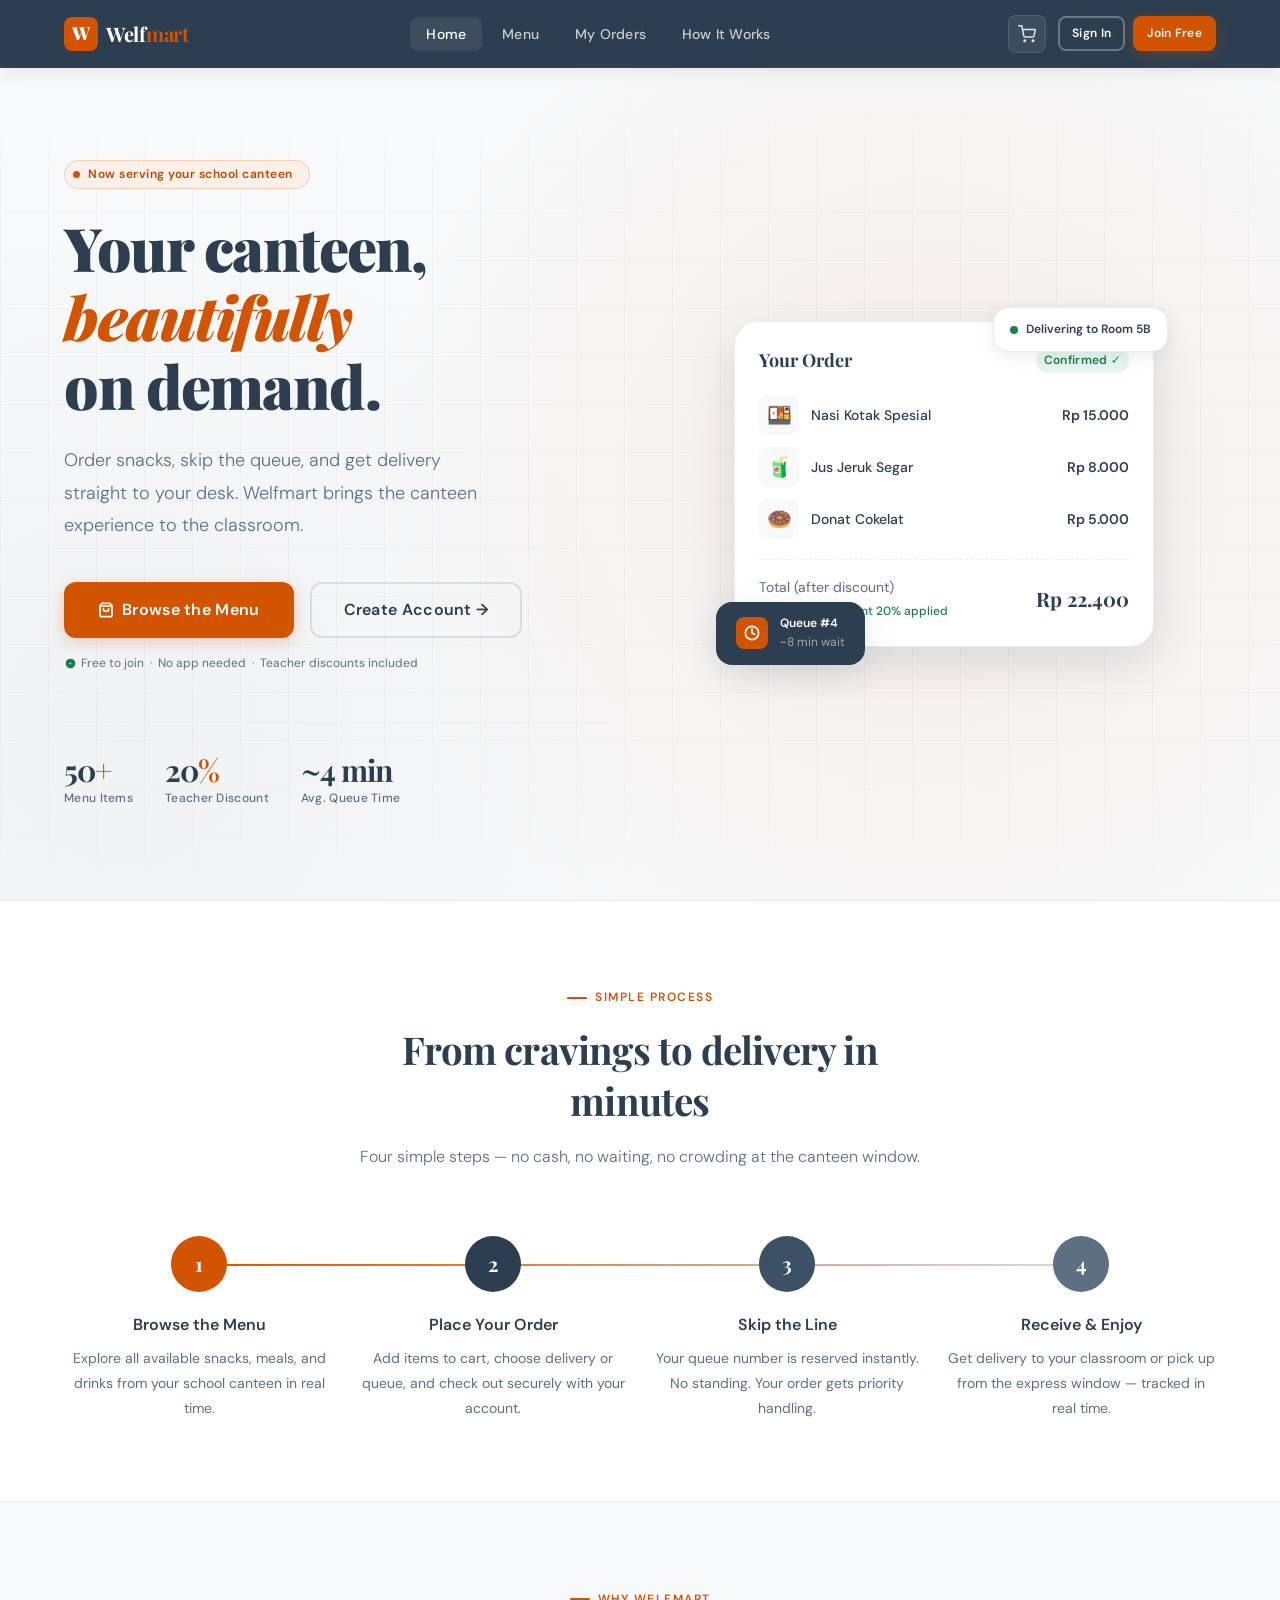
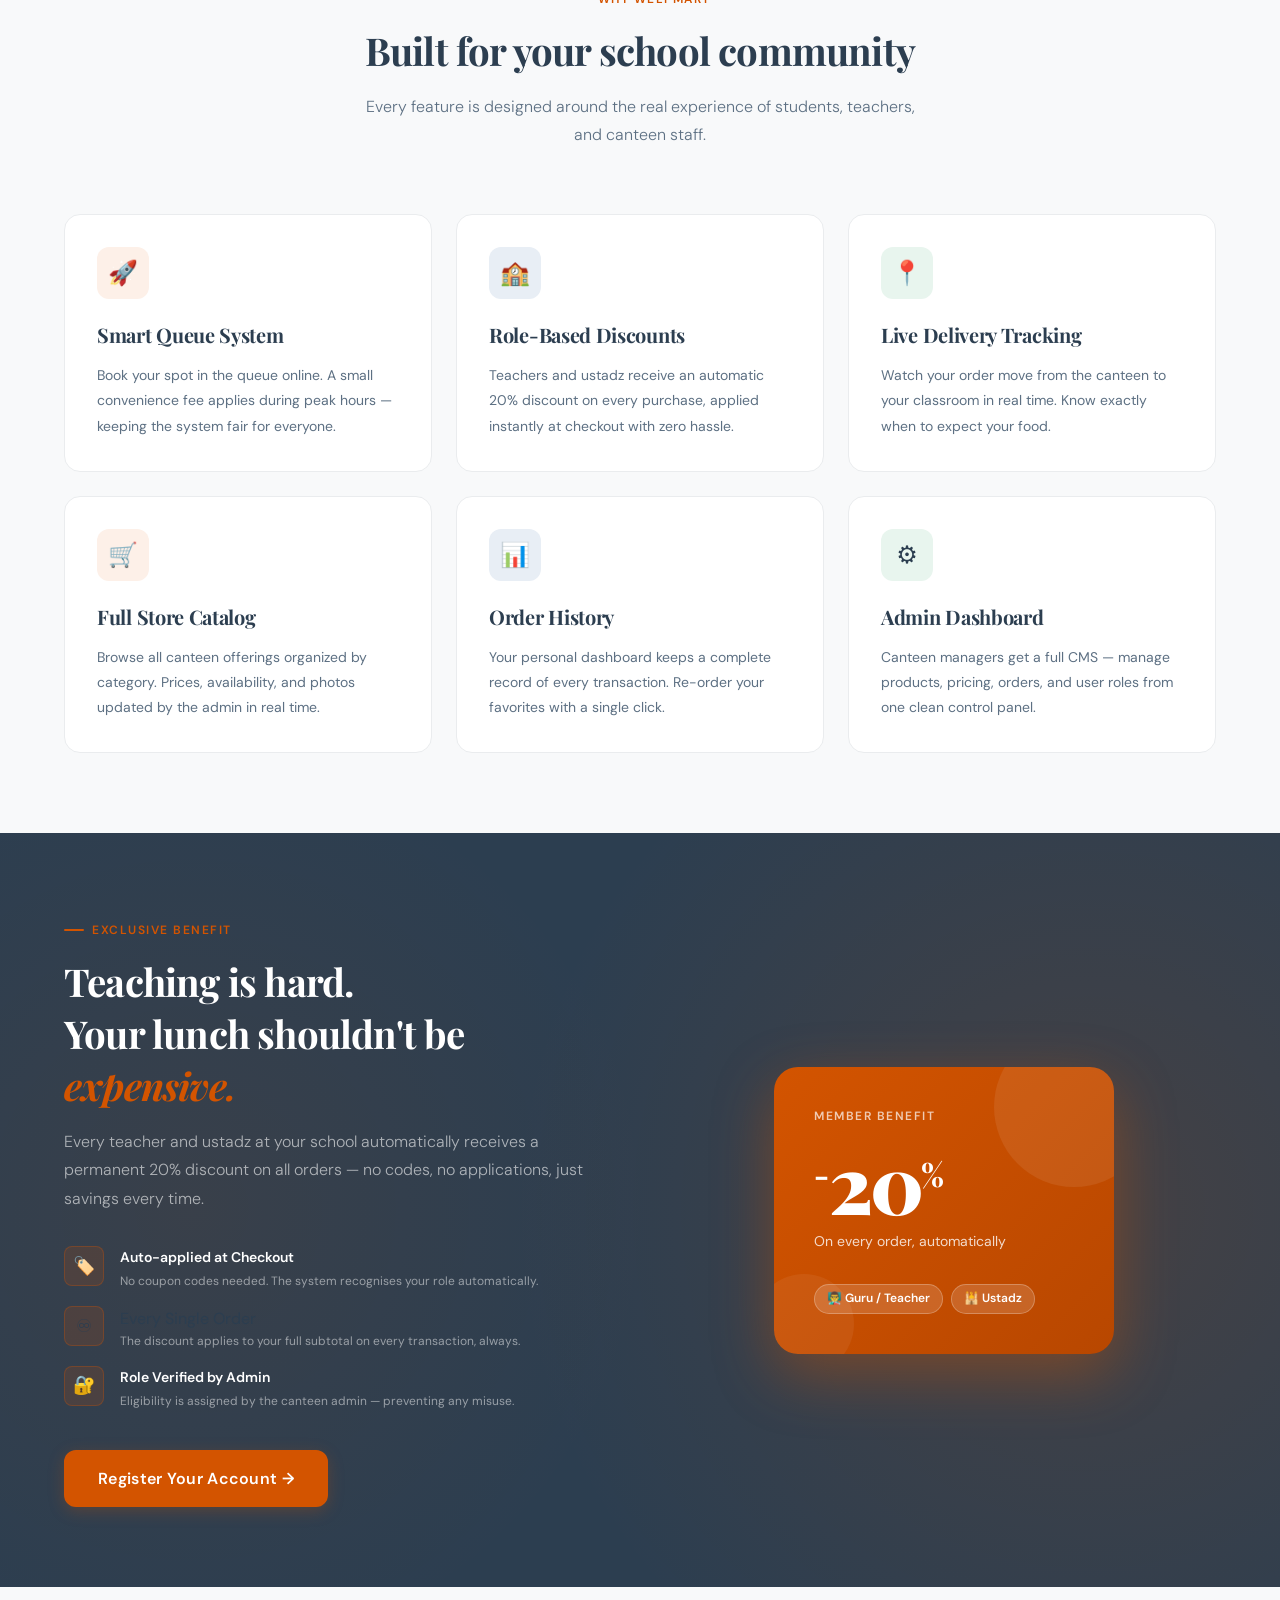
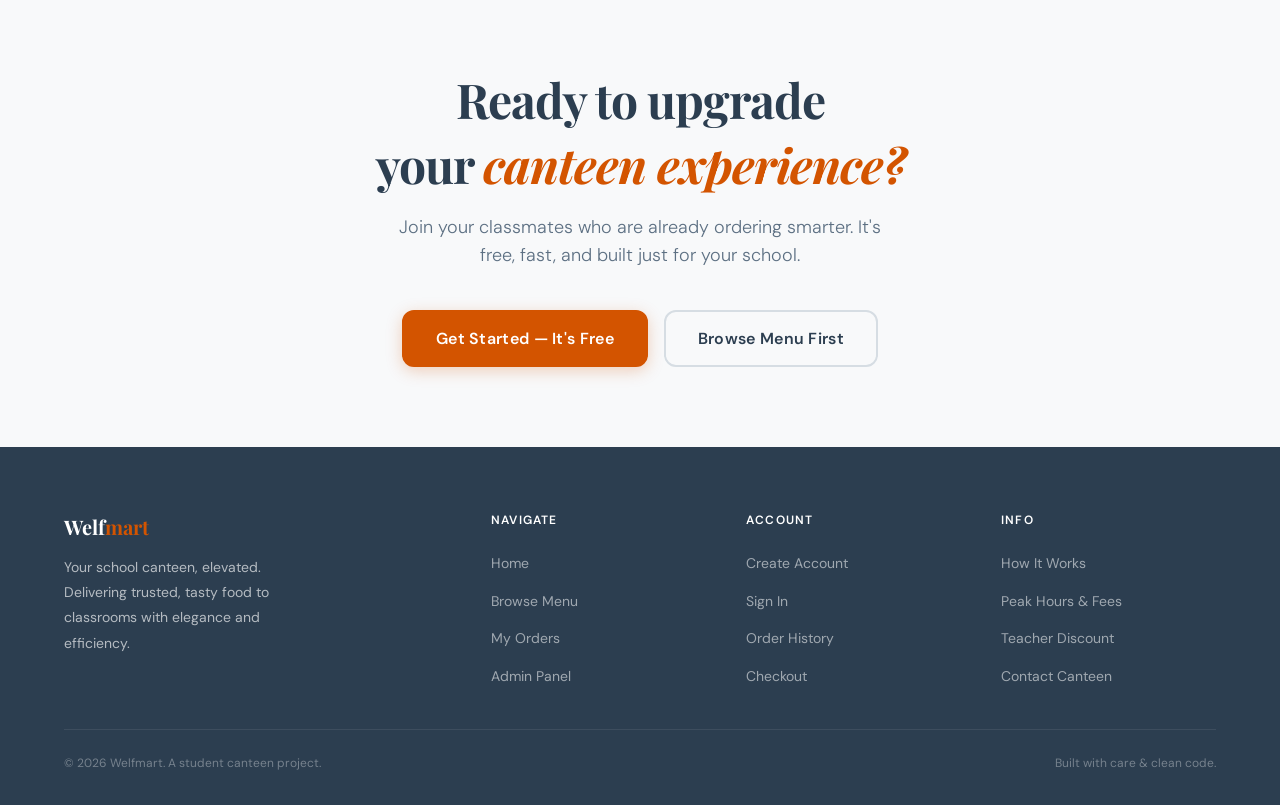
<file: welfmart/admin.html>
<!DOCTYPE html>
<html lang="en">
<head>
  <meta charset="UTF-8" />
  <meta name="viewport" content="width=device-width, initial-scale=1.0" />
  <title>Welfmart — Admin Dashboard</title>
  <link rel="stylesheet" href="css/style.css" />
  <link rel="stylesheet" href="css/admin.css" />
</head>
<body>

  <nav class="wm-nav" role="navigation">
    <div class="wm-nav__inner">
      <a href="index.html" class="wm-nav__logo">
        <div class="wm-nav__logo-mark" aria-hidden="true">W</div>
        <span class="wm-nav__logo-text">Welf<span>mart</span> <span class="badge badge-rust" style="font-size: 10px; margin-left: 8px;">ADMIN</span></span>
      </a>

      <div class="wm-nav__actions" style="align-items:center; gap:var(--space-3);">
        <a href="index.html" class="btn btn-secondary btn-sm" style="color: #fff;">Back to Home</a>
        <div id="nav-user-area" style="display:flex; align-items:center; gap:var(--space-3);">
          <span style="color:rgba(255,255,255,.75); font-size:var(--text-sm);">
            👨‍💻 <span id="nav-user-name">Admin</span>
          </span>
          <button id="nav-logout-btn" class="btn btn-ghost btn-sm" style="border-color:rgba(255,255,255,.2); color:rgba(255,255,255,.65);">
            Exit Admin
          </button>
        </div>
      </div>
    </div>
  </nav>

  <main class="admin-page container section-pad-sm">
    
    <header class="store-header">
      <h1 class="store-header__title">Canteen <em>Command Center</em></h1>
      <p class="store-header__desc">Manage live orders, update menu inventory, and verify user roles.</p>
    </header>

    <div class="admin-storage-banner" role="status" aria-live="polite">
      <div class="admin-storage-banner__icon" aria-hidden="true">🗂️</div>
      <div>
        <p class="admin-storage-banner__title">Local menu manager</p>
        <p class="admin-storage-banner__text">Menu changes are saved in your browser’s local storage, so updates appear instantly on the public menu and won’t affect the live backend.</p>
      </div>
    </div>

    <div class="admin-layout">
      
      <aside class="admin-sidebar">
        <div class="admin-sidebar__inner">
          <ul class="admin-tabs" id="admin-tabs" role="tablist">
            <li><button class="admin-tab-btn active" data-target="panel-orders" role="tab">Live Orders</button></li>
            <li><button class="admin-tab-btn" data-target="panel-inventory" role="tab">Inventory Management</button></li>
            <li><button class="admin-tab-btn" data-target="panel-users" role="tab">User Roles & Security</button></li>
          </ul>
        </div>
      </aside>

      <section class="admin-content">
        
        <div id="panel-orders" class="admin-panel active" role="tabpanel">
          <div class="admin-panel__header">
            <h2>Live Orders</h2>
            <button class="btn btn-secondary btn-sm js-refresh-orders" style="color: var(--color-slate); border-color: var(--color-slate-faint);">↻ Refresh</button>
          </div>
          <div class="admin-table-wrapper">
            <table class="admin-table">
              <thead>
                <tr>
                  <th>Order ID</th>
                  <th>Customer</th>
                  <th>Method</th>
                  <th>Total</th>
                  <th>Status</th>
                  <th>Action</th>
                </tr>
              </thead>
              <tbody id="table-body-orders">
                </tbody>
            </table>
          </div>
        </div>

        <div id="panel-inventory" class="admin-panel" role="tabpanel" style="display: none;">
          <div class="admin-panel__header">
            <h2>Inventory Management</h2>
          </div>

          <div class="admin-inventory-form">
            <div class="admin-inventory-form__title">Add New Menu Item</div>
            <p class="form-helper">Create menu items locally so the public menu updates immediately. Use Delete to remove items from the saved catalog.</p>

            <form id="inventory-form">
              <div class="admin-form-grid">
                <label class="form-field">
                  <span class="form-label">Item Name</span>
                  <input class="form-input" type="text" name="name" placeholder="e.g. Mie Goreng Deluxe" required />
                </label>

                <label class="form-field">
                  <span class="form-label">Category</span>
                  <select class="form-select" name="category" required>
                    <option value="Food">Food</option>
                    <option value="Drink">Drink</option>
                    <option value="Snack">Snack</option>
                  </select>
                </label>

                <label class="form-field">
                  <span class="form-label">Price (IDR)</span>
                  <input class="form-input" type="number" name="price" min="1" step="1" placeholder="12000" required />
                </label>

                <label class="form-field">
                  <span class="form-label">Emoji</span>
                  <input class="form-input" type="text" name="emoji" maxlength="4" placeholder="🍜" value="🍽️" required />
                </label>

                  <label class="form-field">
                    <span class="form-label">Image URL (optional)</span>
                    <input class="form-input" type="url" name="image" placeholder="https://example.com/photo.jpg" />
                  </label>

                <label class="form-field">
                  <span class="form-label">Upload Image</span>
                  <input class="form-input" type="file" accept="image/*" name="imageFile" />
                </label>

                <label class="form-field">
                  <textarea class="form-textarea" name="description" placeholder="Brief description shown on the menu." rows="3"></textarea>
                </label>
              </div>

              <div class="admin-form-actions">
                <button type="submit" class="btn btn-primary">Add Menu Item</button>
                <a href="store.html" class="btn btn-ghost" style="margin-left:8px;">Back to Store</a>
              </div>
            </form>
          </div>

          <div class="admin-table-wrapper">
            <table class="admin-table">
              <thead>
                <tr>
                  <th>Item</th>
                  <th>Category</th>
                  <th>Price (IDR)</th>
                  <th>Stock Status</th>
                  <th>Actions</th>
                </tr>
              </thead>
              <tbody id="table-body-inventory">
                </tbody>
            </table>
          </div>
        </div>

        <div id="panel-users" class="admin-panel" role="tabpanel" style="display: none;">
          <div class="admin-panel__header">
            <h2>User Roles & Security</h2>
            <p style="font-size: var(--text-xs); color: var(--color-slate-muted);">Verify accounts claiming Teacher/Ustadz discounts.</p>
          </div>
          <div class="admin-table-wrapper">
            <table class="admin-table">
              <thead>
                <tr>
                  <th>Name</th>
                  <th>Email</th>
                  <th>Current Role</th>
                  <th>Action</th>
                </tr>
              </thead>
              <tbody id="table-body-users">
                </tbody>
            </table>
          </div>
        </div>

      </section>
    </div>
  </main>

  <!-- Edit Item Modal -->
  <div id="edit-item-modal" class="modal" aria-hidden="true">
    <div class="modal__backdrop" data-action="close"></div>
    <div class="modal__panel" role="dialog" aria-modal="true" aria-label="Edit menu item">
      <header class="modal__header">
        <h3 class="modal__title">Edit Menu Item</h3>
        <button class="btn btn-ghost" data-action="close">✕</button>
      </header>

      <form id="edit-item-form" class="modal__form">
        <input type="hidden" name="id" />

        <label class="form-field">
          <span class="form-label">Name</span>
          <input class="form-input" name="name" required />
        </label>

        <label class="form-field">
          <span class="form-label">Category</span>
          <select class="form-select" name="category" required>
            <option value="Food">Food</option>
            <option value="Drink">Drink</option>
            <option value="Snack">Snack</option>
          </select>
        </label>

        <label class="form-field">
          <span class="form-label">Price (IDR)</span>
          <input class="form-input" type="number" name="price" min="1" required />
        </label>

        <label class="form-field">
          <span class="form-label">Emoji</span>
          <input class="form-input" name="emoji" maxlength="4" />
        </label>

        <label class="form-field">
          <span class="form-label">Image URL</span>
          <input class="form-input" name="image" type="url" placeholder="https://..." />
        </label>

        <label class="form-field">
          <span class="form-label">Upload Image</span>
          <input class="form-input" type="file" accept="image/*" name="imageFile" />
        </label>

        <label class="form-field">
          <span class="form-label">Stock</span>
          <input class="form-input" name="stock" type="number" min="0" />
        </label>

        <label class="form-field admin-form-field--full">
          <span class="form-label">Description</span>
          <textarea class="form-textarea" name="description" rows="4"></textarea>
        </label>

        <div class="admin-form-actions" style="gap:8px;">
          <button type="submit" class="btn btn-primary">Save Changes</button>
          <button type="button" class="btn btn-danger" id="modal-delete-btn">Delete Item</button>
        </div>
      </form>
    </div>
  </div>

  <script type="module" src="js/utils/seed.js"></script>
  <script type="module" src="js/app.js"></script>
  <script type="module" src="js/admin.js"></script>
</body>
</html>
</file>
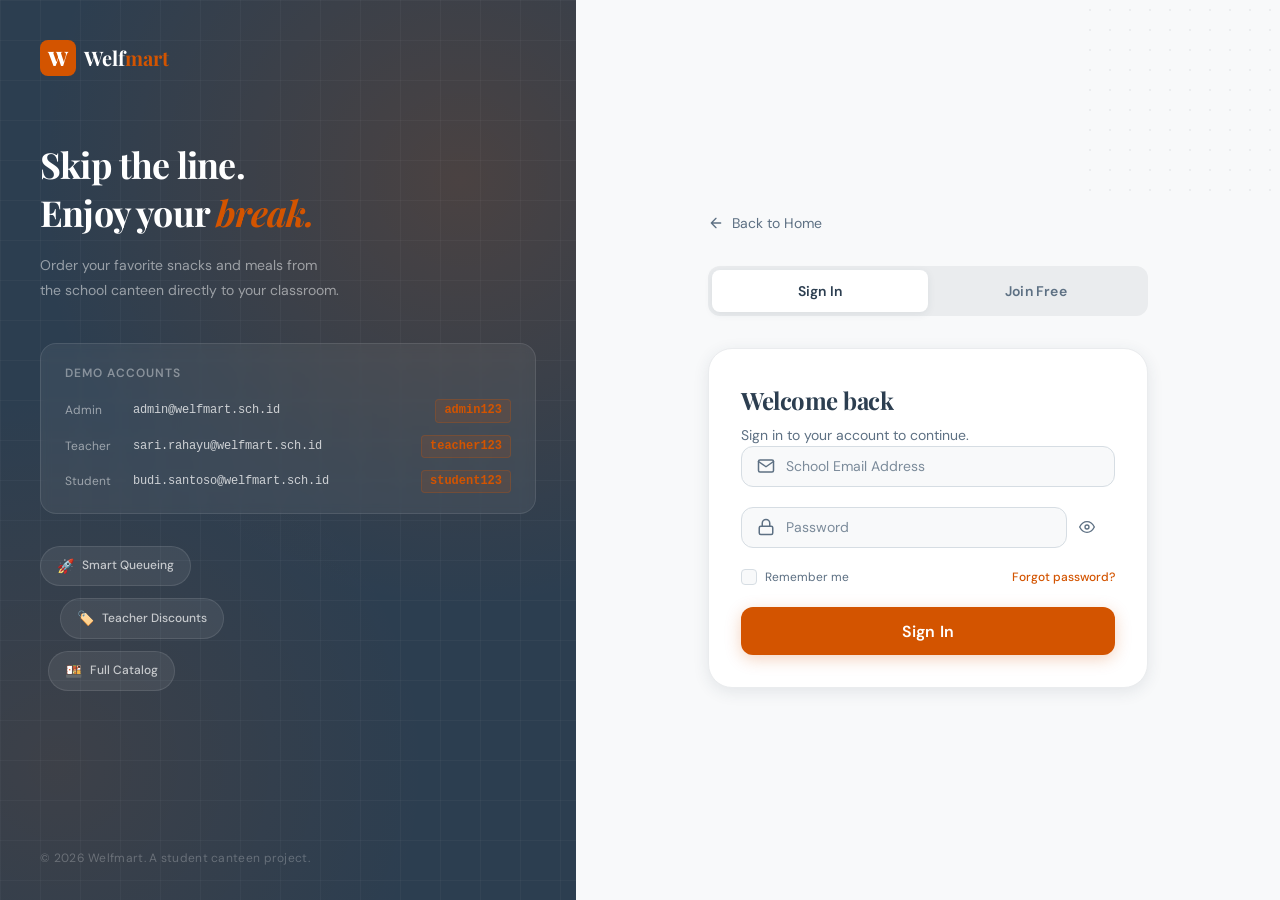
<file: welfmart/auth.html>
<!DOCTYPE html>
<html lang="en">
<head>
  <meta charset="UTF-8" />
  <meta name="viewport" content="width=device-width, initial-scale=1.0" />
  <title>Welfmart — Sign In or Join</title>
  <link rel="stylesheet" href="css/style.css" />
  <link rel="stylesheet" href="css/auth.css" />
</head>
<body>

  <div class="auth-page">
    <aside class="auth-brand" aria-label="Brand Information">
      <div class="auth-brand__top">
        <a href="index.html" class="auth-brand__logo" aria-label="Welfmart Home">
          <div class="auth-brand__logo-mark" aria-hidden="true">W</div>
          <span class="auth-brand__logo-text">Welf<span>mart</span></span>
        </a>

        <h1 class="auth-brand__headline">
          Skip the line.<br>
          Enjoy your <em>break.</em>
        </h1>
        <p class="auth-brand__sub">
          Order your favorite snacks and meals from the school canteen directly to your classroom.
        </p>

        <div class="auth-brand__demo-card">
          <div class="auth-brand__demo-title">Demo Accounts</div>
          <div class="auth-brand__demo-accounts">
            <div class="demo-account">
              <span class="demo-account__role">Admin</span>
              <span class="demo-account__email">admin@welfmart.sch.id</span>
              <span class="demo-account__pass">admin123</span>
            </div>
            <div class="demo-account">
              <span class="demo-account__role">Teacher</span>
              <span class="demo-account__email">sari.rahayu@welfmart.sch.id</span>
              <span class="demo-account__pass">teacher123</span>
            </div>
            <div class="demo-account">
              <span class="demo-account__role">Student</span>
              <span class="demo-account__email">budi.santoso@welfmart.sch.id</span>
              <span class="demo-account__pass">student123</span>
            </div>
          </div>
        </div>

        <div class="auth-brand__visual" aria-hidden="true">
          <div class="auth-feature-pill">
            <span class="auth-feature-pill__icon">🚀</span>
            <span class="auth-feature-pill__text">Smart Queueing</span>
          </div>
          <div class="auth-feature-pill">
            <span class="auth-feature-pill__icon">🏷️</span>
            <span class="auth-feature-pill__text">Teacher Discounts</span>
          </div>
          <div class="auth-feature-pill">
            <span class="auth-feature-pill__icon">🍱</span>
            <span class="auth-feature-pill__text">Full Catalog</span>
          </div>
        </div>
      </div>

      <div class="auth-brand__bottom">
        <p class="auth-brand__tagline">© 2026 Welfmart. A student canteen project.</p>
      </div>
    </aside>

    <main class="auth-form-panel" role="main">
      <div class="auth-form-container">
        
        <a href="index.html" class="auth-back-link">
          <svg width="16" height="16" viewBox="0 0 24 24" fill="none" stroke="currentColor" stroke-width="2" stroke-linecap="round" stroke-linejoin="round"><path d="M19 12H5M12 19l-7-7 7-7"/></svg>
          Back to Home
        </a>

        <div class="auth-tabs" role="tablist">
          <button class="auth-tab-btn active" id="tab-login" role="tab" aria-selected="true" aria-controls="panel-login">Sign In</button>
          <button class="auth-tab-btn" id="tab-register" role="tab" aria-selected="false" aria-controls="panel-register">Join Free</button>
        </div>

        <div class="auth-card">
          <div id="auth-banner" class="auth-form-banner error">
            <svg width="16" height="16" viewBox="0 0 24 24" fill="none" stroke="currentColor" stroke-width="2" stroke-linecap="round" stroke-linejoin="round"><circle cx="12" cy="12" r="10"/><line x1="12" y1="8" x2="12" y2="12"/><line x1="12" y1="16" x2="12.01" y2="16"/></svg>
            <span id="auth-banner-text">Invalid credentials.</span>
          </div>

          <div id="panel-login" class="auth-panel auth-panel--login active" role="tabpanel" aria-labelledby="tab-login">
            <div class="auth-form-header">
              <h2 class="auth-form-title">Welcome back</h2>
              <p class="auth-form-subtitle">Sign in to your account to continue.</p>
            </div>

            <form id="form-login" class="auth-form" novalidate>
              <div class="auth-input-wrapper">
                <svg class="auth-input-icon" width="18" height="18" viewBox="0 0 24 24" fill="none" stroke="currentColor" stroke-width="2" stroke-linecap="round" stroke-linejoin="round"><path d="M4 4h16c1.1 0 2 .9 2 2v12c0 1.1-.9 2-2 2H4c-1.1 0-2-.9-2-2V6c0-1.1.9-2 2-2z"/><polyline points="22,6 12,13 2,6"/></svg>
                <input type="email" id="login-email" class="auth-input" placeholder="School Email Address" required />
              </div>

              <div class="auth-input-wrapper auth-input--password">
                <svg class="auth-input-icon" width="18" height="18" viewBox="0 0 24 24" fill="none" stroke="currentColor" stroke-width="2" stroke-linecap="round" stroke-linejoin="round"><rect x="3" y="11" width="18" height="11" rx="2" ry="2"/><path d="M7 11V7a5 5 0 0 1 10 0v4"/></svg>
                <input type="password" id="login-password" class="auth-input" placeholder="Password" required />
                <button type="button" class="auth-pw-toggle" aria-label="Toggle password visibility">
                  <svg class="icon-eye" width="16" height="16" viewBox="0 0 24 24" fill="none" stroke="currentColor" stroke-width="2"><path d="M1 12s4-8 11-8 11 8 11 8-4 8-11 8-11-8-11-8z"/><circle cx="12" cy="12" r="3"/></svg>
                  <svg class="icon-eye-off" width="16" height="16" viewBox="0 0 24 24" fill="none" stroke="currentColor" stroke-width="2"><path d="M17.94 17.94A10.07 10.07 0 0 1 12 20c-7 0-11-8-11-8a18.45 18.45 0 0 1 5.06-5.94M9.9 4.24A9.12 9.12 0 0 1 12 4c7 0 11 8 11 8a18.5 18.5 0 0 1-2.16 3.19m-6.72-1.07a3 3 0 1 1-4.24-4.24"/><line x1="1" y1="1" x2="23" y2="23"/></svg>
                </button>
              </div>

              <div class="auth-form__extras">
                <label class="auth-checkbox-label">
                  <input type="checkbox" id="login-remember" />
                  Remember me
                </label>
                <a href="#" class="auth-forgot-link">Forgot password?</a>
              </div>

              <button type="submit" class="auth-submit-btn">
                <span class="btn-text">Sign In</span>
                <span class="btn-spinner"></span>
              </button>
            </form>
          </div>

          <div id="panel-register" class="auth-panel auth-panel--register" role="tabpanel" aria-labelledby="tab-register">
            <div class="auth-form-header">
              <h2 class="auth-form-title">Create Account</h2>
              <p class="auth-form-subtitle">Join Welfmart to skip the canteen queue.</p>
            </div>

            <form id="form-register" class="auth-form" novalidate>
              <div class="auth-input-wrapper">
                <svg class="auth-input-icon" width="18" height="18" viewBox="0 0 24 24" fill="none" stroke="currentColor" stroke-width="2" stroke-linecap="round" stroke-linejoin="round"><path d="M20 21v-2a4 4 0 0 0-4-4H8a4 4 0 0 0-4 4v2"/><circle cx="12" cy="7" r="4"/></svg>
                <input type="text" id="reg-name" class="auth-input" placeholder="Full Name" required />
              </div>

              <div class="auth-input-wrapper">
                <svg class="auth-input-icon" width="18" height="18" viewBox="0 0 24 24" fill="none" stroke="currentColor" stroke-width="2" stroke-linecap="round" stroke-linejoin="round"><path d="M4 4h16c1.1 0 2 .9 2 2v12c0 1.1-.9 2-2 2H4c-1.1 0-2-.9-2-2V6c0-1.1.9-2 2-2z"/><polyline points="22,6 12,13 2,6"/></svg>
                <input type="email" id="reg-email" class="auth-input" placeholder="School Email Address" required />
              </div>

              <div>
                <span class="auth-role-label">I am a...</span>
                <div class="auth-role-pills">
                  <label class="auth-role-pill selected">
                    <input type="radio" name="role" value="student" checked />
                    <span class="auth-role-pill__emoji">🎒</span>
                    <span class="auth-role-pill__name">Student</span>
                  </label>
                  <label class="auth-role-pill">
                    <input type="radio" name="role" value="teacher" />
                    <span class="auth-role-pill__emoji">👨‍🏫</span>
                    <span class="auth-role-pill__name">Teacher</span>
                  </label>
                  <label class="auth-role-pill">
                    <input type="radio" name="role" value="ustadz" />
                    <span class="auth-role-pill__emoji">🕌</span>
                    <span class="auth-role-pill__name">Ustadz</span>
                  </label>
                </div>
                <div class="auth-role-note">
                  <svg width="12" height="12" viewBox="0 0 24 24" fill="none" stroke="currentColor" stroke-width="2"><circle cx="12" cy="12" r="10"/><line x1="12" y1="16" x2="12" y2="12"/><line x1="12" y1="8" x2="12.01" y2="8"/></svg>
                  Teacher/Ustadz accounts receive an automatic 20% discount. Admin approval may be required.
                </div>
              </div>

              <div class="auth-input-wrapper auth-input--password">
                <svg class="auth-input-icon" width="18" height="18" viewBox="0 0 24 24" fill="none" stroke="currentColor" stroke-width="2" stroke-linecap="round" stroke-linejoin="round"><rect x="3" y="11" width="18" height="11" rx="2" ry="2"/><path d="M7 11V7a5 5 0 0 1 10 0v4"/></svg>
                <input type="password" id="reg-password" class="auth-input" placeholder="Create Password" required />
                <button type="button" class="auth-pw-toggle" aria-label="Toggle password visibility">
                  <svg class="icon-eye" width="16" height="16" viewBox="0 0 24 24" fill="none" stroke="currentColor" stroke-width="2"><path d="M1 12s4-8 11-8 11 8 11 8-4 8-11 8-11-8-11-8z"/><circle cx="12" cy="12" r="3"/></svg>
                  <svg class="icon-eye-off" width="16" height="16" viewBox="0 0 24 24" fill="none" stroke="currentColor" stroke-width="2"><path d="M17.94 17.94A10.07 10.07 0 0 1 12 20c-7 0-11-8-11-8a18.45 18.45 0 0 1 5.06-5.94M9.9 4.24A9.12 9.12 0 0 1 12 4c7 0 11 8 11 8a18.5 18.5 0 0 1-2.16 3.19m-6.72-1.07a3 3 0 1 1-4.24-4.24"/><line x1="1" y1="1" x2="23" y2="23"/></svg>
                </button>
              </div>

              <p class="auth-terms">
                By creating an account, you agree to our <a href="#">Terms of Service</a> and <a href="#">Privacy Policy</a>.
              </p>

              <button type="submit" class="auth-submit-btn">
                <span class="btn-text">Create Account</span>
                <span class="btn-spinner"></span>
              </button>
            </form>
          </div>

        </div> </div>
    </main>
  </div>

  <script type="module" src="js/utils/seed.js"></script>
  <script type="module" src="js/auth.js"></script>
</body>
</html>
</file>
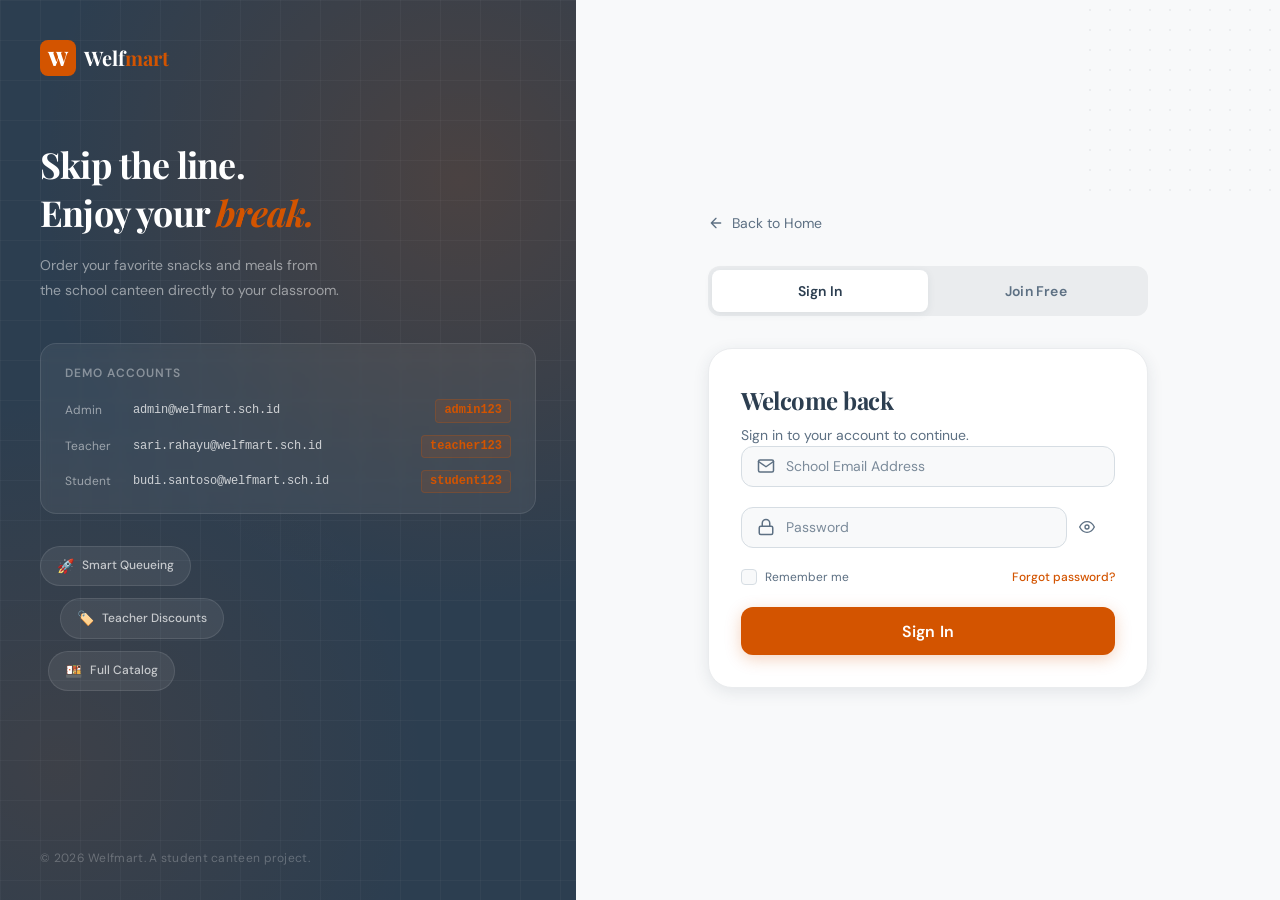
<file: welfmart/dashboard.html>
<!DOCTYPE html>
<html lang="en">
<head>
  <meta charset="UTF-8" />
  <meta name="viewport" content="width=device-width, initial-scale=1.0" />
  <title>Welfmart — My Dashboard</title>
  <link rel="stylesheet" href="css/style.css" />
  <link rel="stylesheet" href="css/dashboard.css" />
</head>
<body>

  <nav class="wm-nav" role="navigation">
    <div class="wm-nav__inner">
      <a href="index.html" class="wm-nav__logo">
        <div class="wm-nav__logo-mark" aria-hidden="true">W</div>
        <span class="wm-nav__logo-text">Welf<span>mart</span></span>
      </a>

      <ul class="wm-nav__links" role="list">
        <li><a href="index.html"       class="wm-nav__link" data-page="index.html">Home</a></li>
        <li><a href="store.html"       class="wm-nav__link" data-page="store.html">Menu</a></li>
        <li><a href="dashboard.html"   class="wm-nav__link active" data-page="dashboard.html">My Orders</a></li>
      </ul>

      <div class="wm-nav__actions">
        <div id="nav-user-area" style="display:none; align-items:center; gap:var(--space-3);">
          <a href="dashboard.html" class="wm-nav__link" style="color:rgba(255,255,255,.75); font-size:var(--text-sm);">
            👋 <span id="nav-user-name">Account</span>
          </a>
          <button id="nav-logout-btn" class="btn btn-ghost btn-sm" style="border-color:rgba(255,255,255,.2); color:rgba(255,255,255,.65);">
            Sign Out
          </button>
        </div>
        <button class="wm-nav__hamburger">
          <span></span><span></span><span></span>
        </button>
      </div>
    </div>
  </nav>

  <main class="dashboard-page container section-pad-sm">
    
    <header class="store-header reveal">
      <h1 class="store-header__title">My <em>Dashboard</em></h1>
      <p class="store-header__desc">Track your active orders and review your past purchases.</p>
    </header>

    <div class="dashboard-layout reveal reveal-delay-1">
      
      <aside class="dashboard-sidebar">
        <div class="card profile-card">
          <div class="profile-card__avatar" id="dash-avatar">--</div>
          <h2 class="profile-card__name" id="dash-name">Loading...</h2>
          <div class="profile-card__role" id="dash-role">...</div>
          
          <hr class="divider" style="margin-block: var(--space-4);" />
          
          <div class="profile-stats">
            <div class="stat-box">
              <span class="stat-box__label">Total Orders</span>
              <span class="stat-box__val" id="dash-order-count">0</span>
            </div>
            <div class="stat-box">
              <span class="stat-box__label">Total Spent</span>
              <span class="stat-box__val" id="dash-total-spent">Rp 0</span>
            </div>
          </div>
        </div>
        
        <a href="store.html" class="btn btn-primary w-full" style="margin-top: var(--space-4);">
          Start New Order
        </a>
      </aside>

      <section class="dashboard-content">
        <div class="dashboard-content__header">
          <h2 class="dashboard-content__title">Order History</h2>
        </div>

        <div id="dash-empty" class="dash-empty" style="display: none;">
          <div class="dash-empty__icon">🧾</div>
          <h3>No orders yet</h3>
          <p>You haven't placed any orders with Welfmart. Let's fix that!</p>
        </div>

        <div id="dash-orders-list" class="orders-list">
          </div>
      </section>

    </div>
  </main>

  <script type="module" src="js/utils/seed.js"></script>
  <script type="module" src="js/app.js"></script>
  <script type="module" src="js/dashboard.js"></script>
</body>
</html>
</file>
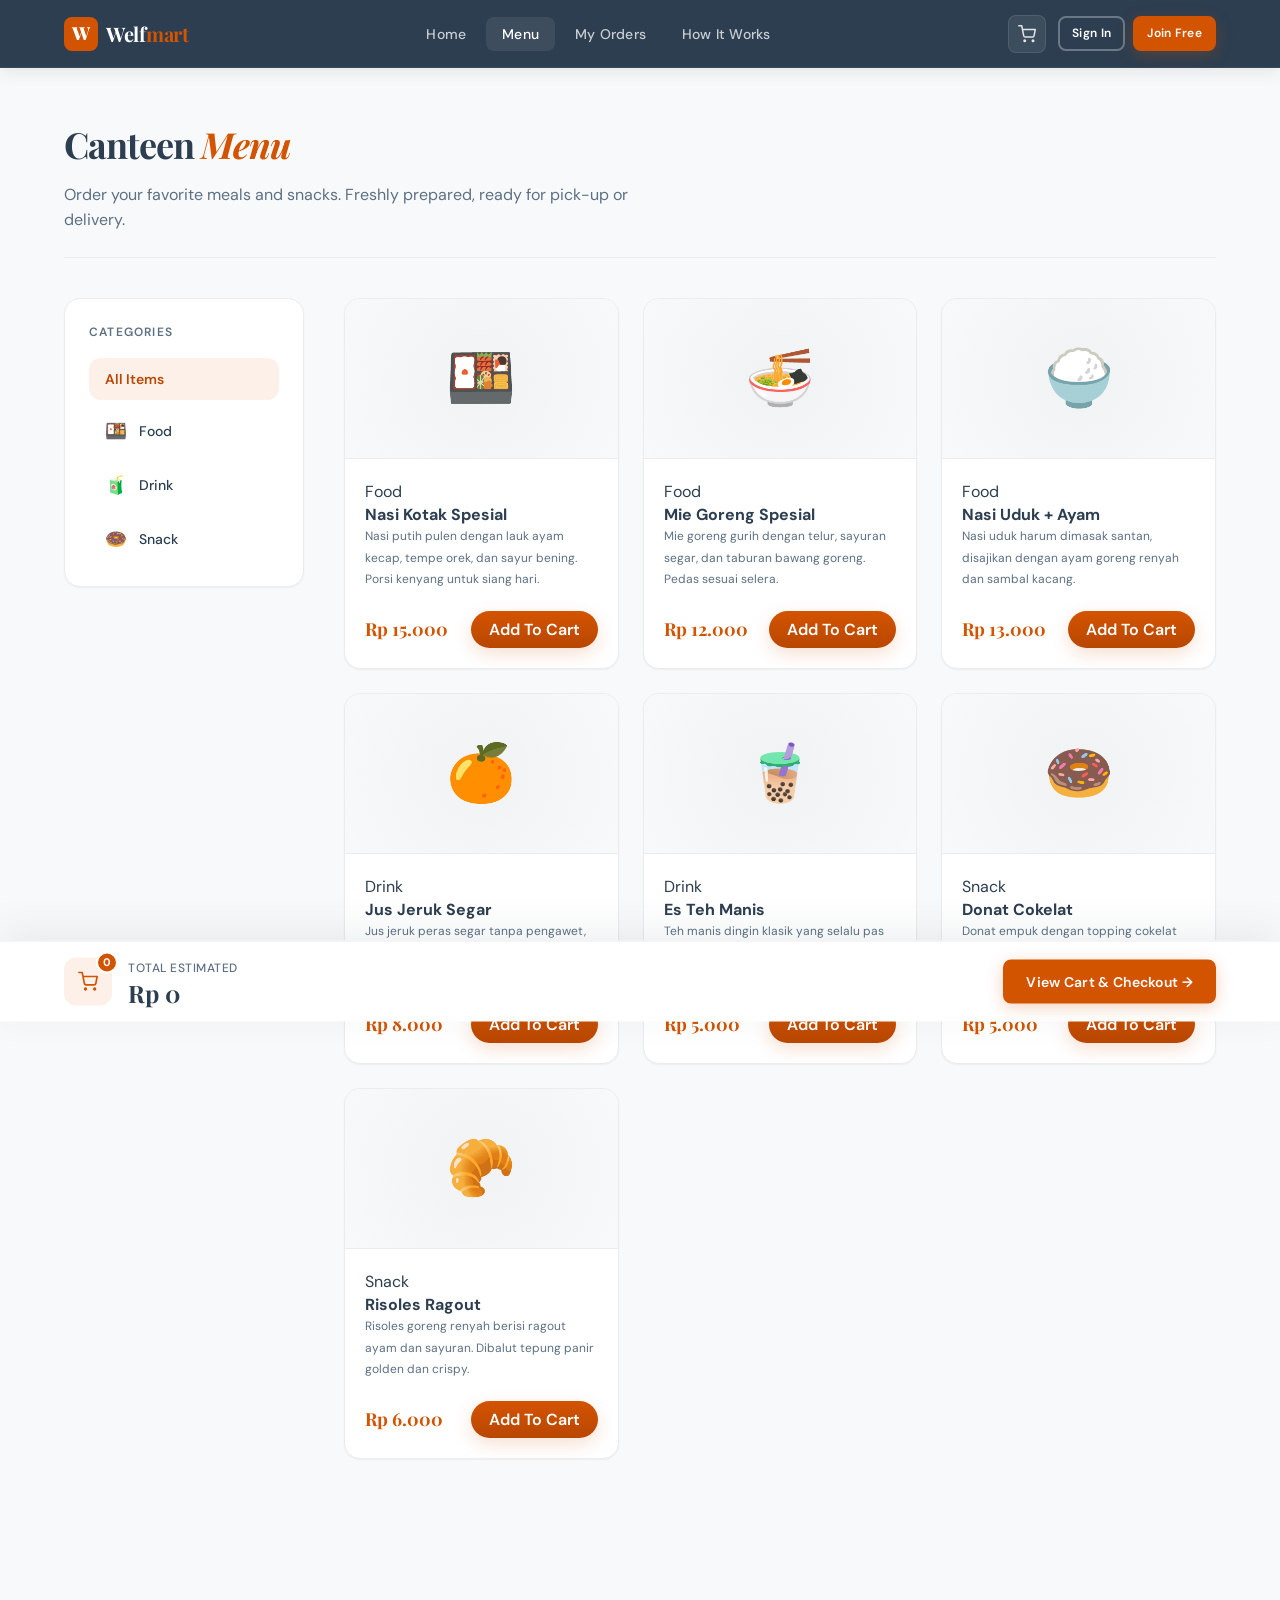
<file: welfmart/store.html>
<!DOCTYPE html>
<html lang="en">
<head>
  <meta charset="UTF-8" />
  <meta name="viewport" content="width=device-width, initial-scale=1.0" />
  <title>Welfmart — Menu</title>
  <link rel="stylesheet" href="css/style.css" />
  <link rel="stylesheet" href="css/store.css" />
</head>
<body>

  <nav class="wm-nav" role="navigation" aria-label="Main navigation">
    <div class="wm-nav__inner">
      <a href="index.html" class="wm-nav__logo" aria-label="Welfmart Home">
        <div class="wm-nav__logo-mark" aria-hidden="true">W</div>
        <span class="wm-nav__logo-text">Welf<span>mart</span></span>
      </a>

      <ul class="wm-nav__links" role="list">
        <li><a href="index.html"       class="wm-nav__link" data-page="index.html">Home</a></li>
        <li><a href="store.html"       class="wm-nav__link active" data-page="store.html">Menu</a></li>
        <li><a href="dashboard.html"   class="wm-nav__link" data-page="dashboard.html">My Orders</a></li>
        <li><a href="index.html#how-it-works" class="wm-nav__link">How It Works</a></li>
      </ul>

      <div class="wm-nav__actions">
        <a href="transaction.html" class="wm-nav__cart-btn" aria-label="View cart">
          <svg width="18" height="18" viewBox="0 0 24 24" fill="none" stroke="currentColor" stroke-width="2" stroke-linecap="round" stroke-linejoin="round" aria-hidden="true">
            <circle cx="9" cy="21" r="1"/><circle cx="20" cy="21" r="1"/>
            <path d="M1 1h4l2.68 13.39a2 2 0 0 0 2 1.61h9.72a2 2 0 0 0 2-1.61L23 6H6"/>
          </svg>
          <span class="wm-nav__cart-badge" aria-live="polite"></span>
        </a>

        <div id="nav-auth-area" style="display:flex; gap:var(--space-2);">
          <a href="auth.html?mode=login"    class="btn btn-secondary btn-sm">Sign In</a>
          <a href="auth.html?mode=register" class="btn btn-primary   btn-sm">Join Free</a>
        </div>

        <div id="nav-user-area" style="display:none; align-items:center; gap:var(--space-3);">
          <a href="dashboard.html" class="wm-nav__link" style="color:rgba(255,255,255,.75); font-size:var(--text-sm);">
            👋 <span id="nav-user-name">Account</span>
          </a>
          <button id="nav-logout-btn" class="btn btn-ghost btn-sm" style="border-color:rgba(255,255,255,.2); color:rgba(255,255,255,.65);">
            Sign Out
          </button>
        </div>

        <button class="wm-nav__hamburger" aria-label="Toggle mobile menu" aria-expanded="false">
          <span></span><span></span><span></span>
        </button>
      </div>
    </div>
  </nav>

  <main class="store-page container section-pad-sm">
    
    <header class="store-header reveal">
      <h1 class="store-header__title">Canteen <em>Menu</em></h1>
      <p class="store-header__desc">Order your favorite meals and snacks. Freshly prepared, ready for pick-up or delivery.</p>
    </header>

    <div class="store-layout reveal reveal-delay-1">
      
      <aside class="store-sidebar">
        <div class="store-sidebar__inner">
          <h2 class="store-sidebar__title">Categories</h2>
          <ul class="store-filter-list" id="category-filters">
            <li><button class="store-filter-btn active" data-category="All">All Items</button></li>
            <li><button class="store-filter-btn" data-category="Food"><span class="emoji">🍱</span> Food</button></li>
            <li><button class="store-filter-btn" data-category="Drink"><span class="emoji">🧃</span> Drink</button></li>
            <li><button class="store-filter-btn" data-category="Snack"><span class="emoji">🍩</span> Snack</button></li>
          </ul>
        </div>
      </aside>

      <section class="store-content">
        <div id="store-empty-state" class="store-empty" style="display: none;">
          <div class="store-empty__icon">🍽️</div>
          <h3>No items found</h3>
          <p>We couldn't find any items in this category right now.</p>
        </div>

        <div class="store-grid" id="product-grid">
          </div>
      </section>

    </div>
  </main>

  <div class="floating-cart" id="floating-cart">
    <div class="floating-cart__inner">
      <div class="floating-cart__info">
        <div class="floating-cart__icon">
          <svg width="20" height="20" viewBox="0 0 24 24" fill="none" stroke="var(--color-rust)" stroke-width="2" stroke-linecap="round" stroke-linejoin="round">
            <circle cx="9" cy="21" r="1"/><circle cx="20" cy="21" r="1"/>
            <path d="M1 1h4l2.68 13.39a2 2 0 0 0 2 1.61h9.72a2 2 0 0 0 2-1.61L23 6H6"/>
          </svg>
          <span class="floating-cart__badge" id="floating-cart-count">0</span>
        </div>
        <div>
          <div class="floating-cart__label">Total Estimated</div>
          <div class="floating-cart__total" id="floating-cart-total">Rp 0</div>
        </div>
      </div>
      <a href="transaction.html" class="btn btn-primary">
        View Cart & Checkout →
      </a>
    </div>
  </div>

  <script type="module">
    // 1. Import your core storefront logic directly into the page lifecycle
    import { runSeeder } from './js/utils/seed.js';
    import { storageGet } from './js/utils/storage.js';

    // 2. Ensure everything initializes cleanly inside a single execution context
    import './js/app.js';
    import './js/store.js';
  </script>
</body>
</html>
</file>
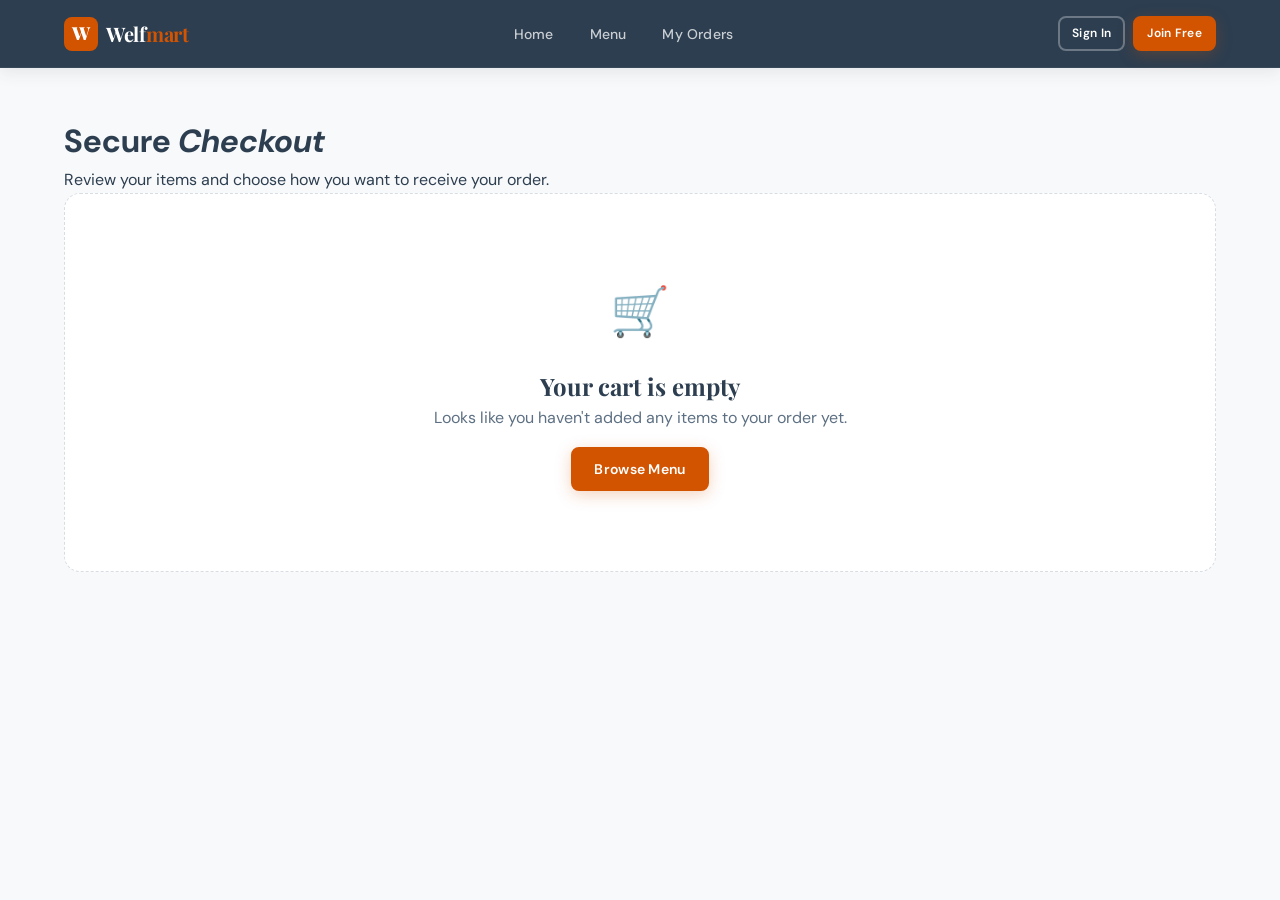
<file: welfmart/transaction.html>
<!DOCTYPE html>
<html lang="en">
<head>
  <meta charset="UTF-8" />
  <meta name="viewport" content="width=device-width, initial-scale=1.0" />
  <title>Welfmart — Checkout</title>
  <link rel="stylesheet" href="css/style.css" />
  <link rel="stylesheet" href="css/transaction.css" />
</head>
<body>

  <nav class="wm-nav" role="navigation">
    <div class="wm-nav__inner">
      <a href="index.html" class="wm-nav__logo" aria-label="Welfmart Home">
        <div class="wm-nav__logo-mark" aria-hidden="true">W</div>
        <span class="wm-nav__logo-text">Welf<span>mart</span></span>
      </a>

      <ul class="wm-nav__links" role="list">
        <li><a href="index.html"       class="wm-nav__link" data-page="index.html">Home</a></li>
        <li><a href="store.html"       class="wm-nav__link" data-page="store.html">Menu</a></li>
        <li><a href="dashboard.html"   class="wm-nav__link" data-page="dashboard.html">My Orders</a></li>
      </ul>

      <div class="wm-nav__actions">
        <div id="nav-auth-area" style="display:flex; gap:var(--space-2);">
          <a href="auth.html?mode=login"    class="btn btn-secondary btn-sm">Sign In</a>
          <a href="auth.html?mode=register" class="btn btn-primary   btn-sm">Join Free</a>
        </div>
        <div id="nav-user-area" style="display:none; align-items:center; gap:var(--space-3);">
          <a href="dashboard.html" class="wm-nav__link" style="color:rgba(255,255,255,.75); font-size:var(--text-sm);">
            👋 <span id="nav-user-name">Account</span>
          </a>
          <button id="nav-logout-btn" class="btn btn-ghost btn-sm" style="border-color:rgba(255,255,255,.2); color:rgba(255,255,255,.65);">
            Sign Out
          </button>
        </div>
        <button class="wm-nav__hamburger">
          <span></span><span></span><span></span>
        </button>
      </div>
    </div>
  </nav>

  <main class="checkout-page container section-pad-sm">
    
    <header class="store-header reveal">
      <h1 class="store-header__title">Secure <em>Checkout</em></h1>
      <p class="store-header__desc">Review your items and choose how you want to receive your order.</p>
    </header>

    <div id="checkout-empty" class="checkout-empty" style="display: none;">
      <div class="checkout-empty__icon">🛒</div>
      <h3>Your cart is empty</h3>
      <p>Looks like you haven't added any items to your order yet.</p>
      <a href="store.html" class="btn btn-primary" style="margin-top: var(--space-4);">Browse Menu</a>
    </div>

    <div id="checkout-content" class="checkout-layout reveal reveal-delay-1" style="display: none;">
      
      <section class="checkout-form-section">
        <form id="checkout-form">
          <div class="card checkout-card">
            <div class="card__header">
              <h2 class="checkout-card__title">Order Method</h2>
            </div>
            <div class="card__body">
              <div class="method-toggles">
                <label class="method-option selected" id="label-delivery">
                  <input type="radio" name="orderMethod" value="delivery" checked />
                  <div class="method-option__icon">📍</div>
                  <div class="method-option__text">
                    <span class="method-option__title">Classroom Delivery</span>
                    <span class="method-option__desc">Delivered right to your desk</span>
                  </div>
                </label>
                
                <label class="method-option" id="label-queue">
                  <input type="radio" name="orderMethod" value="queue" />
                  <div class="method-option__icon">⏱️</div>
                  <div class="method-option__text">
                    <span class="method-option__title">Online Queue</span>
                    <span class="method-option__desc">Pick up at the canteen window</span>
                  </div>
                </label>
              </div>

              <div class="form-group" id="delivery-details" style="margin-top: var(--space-6);">
                <label for="deliveryRoom" class="form-label">Delivery Room / Location</label>
                <input type="text" id="deliveryRoom" class="form-input" placeholder="e.g., Room 5B, Teacher's Lounge" required />
              </div>

              <div class="alert alert-warning" id="queue-details" style="display: none; margin-top: var(--space-6);">
                <div style="font-size: 16px;">⚠️</div>
                <div>
                  <strong>Peak Hour Notice:</strong>
                  A small Rp 2.000 queueing fee may apply during peak break hours (10:00 - 13:00) to manage canteen capacity.
                </div>
              </div>
            </div>
          </div>

          <div class="card checkout-card" style="margin-top: var(--space-6);">
            <div class="card__header">
              <h2 class="checkout-card__title">Order Notes (Optional)</h2>
            </div>
            <div class="card__body">
              <textarea id="orderNotes" class="form-textarea" placeholder="Any special requests? (e.g., extra spicy, no ice)"></textarea>
            </div>
          </div>
        </form>
      </section>

      <aside class="checkout-summary-section">
        <div class="card summary-card">
          <div class="card__header">
            <h2 class="checkout-card__title">Order Summary</h2>
          </div>
          <div class="card__body">
            
            <div id="summary-items" class="summary-items">
              </div>

            <hr class="divider" />

            <div class="summary-totals">
              <div class="summary-row">
                <span class="summary-row__label">Subtotal</span>
                <span class="summary-row__value" id="summary-subtotal">Rp 0</span>
              </div>
              
              <div class="summary-row summary-row--discount" id="row-discount" style="display: none;">
                <span class="summary-row__label">
                  Teacher Discount (<span id="discount-percent">20</span>%)
                </span>
                <span class="summary-row__value text-success" id="summary-discount">-Rp 0</span>
              </div>

              <div class="summary-row summary-row--fee" id="row-queue-fee" style="display: none;">
                <span class="summary-row__label">Peak Queue Fee</span>
                <span class="summary-row__value text-rust" id="summary-queue-fee">+Rp 0</span>
              </div>
            </div>

            <hr class="divider" />

            <div class="summary-final">
              <span class="summary-final__label">Total</span>
              <span class="summary-final__value" id="summary-total">Rp 0</span>
            </div>
            
            <div id="auth-warning" class="alert alert-danger" style="display:none; margin-top:var(--space-4);">
              You must be signed in to place an order.
            </div>

            <button type="button" id="btn-submit-order" class="btn btn-primary w-full" style="margin-top: var(--space-6); padding-block: 1em;">
              Place Order Now
            </button>
          </div>
        </div>
      </aside>

    </div>
  </main>

  <script type="module" src="js/utils/seed.js"></script>
  <script type="module" src="js/app.js"></script>
  <script type="module" src="js/transaction.js"></script>
</body>
</html>
</file>
<file: welfmart/css/style.css>
/* ============================================================
   WELFMART — Global Design System
   style.css · All pages import this file first
   ============================================================

   COLOR DISTRIBUTION (strictly enforced):
   60% #F8F9FA  Crisp Alabaster   → backgrounds, large surfaces
   30% #2C3E50  Authority Slate   → text, nav, footer, borders
   10% #D35400  Savory Rust       → CTA buttons, alerts, accents
   ============================================================ */

/* ── 0. Google Fonts Import ──────────────────────────────── */
@import url('https://fonts.googleapis.com/css2?family=Playfair+Display:ital,wght@0,500;0,700;0,900;1,500&family=DM+Sans:ital,opsz,wght@0,9..40,300;0,9..40,400;0,9..40,500;0,9..40,600;1,9..40,300&display=swap');

/* ── 1. CSS Custom Properties (Design Tokens) ────────────── */
:root {
  /* — Primary Palette — */
  --color-alabaster:      #F8F9FA;   /* 60% dominant background  */
  --color-slate:          #2C3E50;   /* 30% text / nav / footer  */
  --color-rust:           #D35400;   /* 10% CTA / accent         */

  /* — Tonal Variations — */
  --color-alabaster-dark: #EAECEE;   /* subtle card borders       */
  --color-alabaster-mid:  #F0F2F3;   /* hover states on surfaces  */
  --color-slate-light:    #3D5166;   /* nav hover, secondary text */
  --color-slate-muted:    #5D7083;   /* meta text, captions       */
  --color-slate-faint:    #D6DDE3;   /* dividers, input borders   */
  --color-rust-light:     #E8651A;   /* button hover              */
  --color-rust-deep:      #B84700;   /* button active/pressed     */
  --color-rust-tint:      #FDF0E8;   /* alert backgrounds         */

  /* — Semantic Colors — */
  --color-success:        #1A7E4F;
  --color-success-tint:   #E8F5EE;
  --color-warning:        #C0820B;
  --color-warning-tint:   #FEF5E3;
  --color-danger:         #C0392B;
  --color-danger-tint:    #FDECEA;
  --color-info:           #1A5276;
  --color-info-tint:      #E8EEF5;

  /* — Typography — */
  --font-display:   'Playfair Display', Georgia, serif;
  --font-body:      'DM Sans', system-ui, sans-serif;

  --text-xs:   0.75rem;    /*  12px */
  --text-sm:   0.875rem;   /*  14px */
  --text-base: 1rem;       /*  16px */
  --text-lg:   1.125rem;   /*  18px */
  --text-xl:   1.25rem;    /*  20px */
  --text-2xl:  1.5rem;     /*  24px */
  --text-3xl:  1.875rem;   /*  30px */
  --text-4xl:  2.25rem;    /*  36px */
  --text-5xl:  3rem;       /*  48px */
  --text-6xl:  3.75rem;    /*  60px */

  --weight-light:    300;
  --weight-regular:  400;
  --weight-medium:   500;
  --weight-semibold: 600;
  --weight-bold:     700;
  --weight-black:    900;

  --leading-tight:  1.15;
  --leading-snug:   1.35;
  --leading-base:   1.6;
  --leading-loose:  1.8;

  /* — Spacing Scale (4px base) — */
  --space-1:   0.25rem;   /*  4px  */
  --space-2:   0.5rem;    /*  8px  */
  --space-3:   0.75rem;   /* 12px  */
  --space-4:   1rem;      /* 16px  */
  --space-5:   1.25rem;   /* 20px  */
  --space-6:   1.5rem;    /* 24px  */
  --space-8:   2rem;      /* 32px  */
  --space-10:  2.5rem;    /* 40px  */
  --space-12:  3rem;      /* 48px  */
  --space-16:  4rem;      /* 64px  */
  --space-20:  5rem;      /* 80px  */
  --space-24:  6rem;      /* 96px  */
  --space-32:  8rem;      /* 128px */

  /* — Border & Radius — */
  --radius-sm:   4px;
  --radius-md:   8px;
  --radius-lg:   12px;
  --radius-xl:   16px;
  --radius-2xl:  24px;
  --radius-full: 9999px;

  /* — Shadows — */
  --shadow-xs:  0 1px 2px rgba(44,62,80,.06);
  --shadow-sm:  0 2px 8px rgba(44,62,80,.08);
  --shadow-md:  0 4px 16px rgba(44,62,80,.10);
  --shadow-lg:  0 8px 32px rgba(44,62,80,.12);
  --shadow-xl:  0 16px 48px rgba(44,62,80,.14);
  --shadow-rust: 0 4px 16px rgba(211,84,0,.25);

  /* — Transitions — */
  --transition-fast:   150ms ease;
  --transition-base:   250ms ease;
  --transition-slow:   400ms ease;

  /* — Layout — */
  --container-max: 1200px;
  --container-pad: var(--space-6);
  --nav-height:    68px;
}

/* ── 2. CSS Reset & Base Styles ──────────────────────────── */
*,
*::before,
*::after {
  box-sizing: border-box;
  margin: 0;
  padding: 0;
}

html {
  scroll-behavior: smooth;
  -webkit-text-size-adjust: 100%;
  font-size: 16px;
}

body {
  font-family: var(--font-body);
  font-size: var(--text-base);
  font-weight: var(--weight-regular);
  line-height: var(--leading-base);
  color: var(--color-slate);
  background-color: var(--color-alabaster);
  -webkit-font-smoothing: antialiased;
  -moz-osx-font-smoothing: grayscale;
  overflow-x: hidden;
}

img, svg, video {
  display: block;
  max-width: 100%;
}

a {
  color: inherit;
  text-decoration: none;
}

ul, ol { list-style: none; }

button, input, select, textarea {
  font-family: inherit;
  font-size: inherit;
}

button { cursor: pointer; }

/* ── 3. Typography Utilities ─────────────────────────────── */
.font-display  { font-family: var(--font-display); }
.font-body     { font-family: var(--font-body); }

.text-xs    { font-size: var(--text-xs); }
.text-sm    { font-size: var(--text-sm); }
.text-base  { font-size: var(--text-base); }
.text-lg    { font-size: var(--text-lg); }
.text-xl    { font-size: var(--text-xl); }
.text-2xl   { font-size: var(--text-2xl); }
.text-3xl   { font-size: var(--text-3xl); }
.text-4xl   { font-size: var(--text-4xl); }

.weight-light    { font-weight: var(--weight-light); }
.weight-regular  { font-weight: var(--weight-regular); }
.weight-medium   { font-weight: var(--weight-medium); }
.weight-semibold { font-weight: var(--weight-semibold); }
.weight-bold     { font-weight: var(--weight-bold); }

.text-slate       { color: var(--color-slate); }
.text-slate-light { color: var(--color-slate-light); }
.text-slate-muted { color: var(--color-slate-muted); }
.text-rust        { color: var(--color-rust); }
.text-alabaster   { color: var(--color-alabaster); }

/* ── 4. Layout Helpers ───────────────────────────────────── */
.container {
  width: 100%;
  max-width: var(--container-max);
  margin-inline: auto;
  padding-inline: var(--container-pad);
}

.section-pad {
  padding-block: var(--space-20);
}

.section-pad-sm {
  padding-block: var(--space-12);
}

/* ── 5. Shared Navigation ────────────────────────────────── */
.wm-nav {
  position: sticky;
  top: 0;
  z-index: 1000;
  height: var(--nav-height);
  background-color: var(--color-slate);
  border-bottom: 1px solid rgba(255,255,255,.06);
  box-shadow: var(--shadow-md);
  display: flex;
  align-items: center;
}

.wm-nav__inner {
  display: flex;
  align-items: center;
  justify-content: space-between;
  width: 100%;
  max-width: var(--container-max);
  margin-inline: auto;
  padding-inline: var(--container-pad);
}

/* Wordmark / Logo */
.wm-nav__logo {
  display: flex;
  align-items: center;
  gap: var(--space-2);
  text-decoration: none;
}

.wm-nav__logo-mark {
  width: 34px;
  height: 34px;
  background-color: var(--color-rust);
  border-radius: var(--radius-md);
  display: flex;
  align-items: center;
  justify-content: center;
  font-family: var(--font-display);
  font-weight: var(--weight-black);
  font-size: var(--text-lg);
  color: #fff;
  letter-spacing: -0.5px;
  flex-shrink: 0;
}

.wm-nav__logo-text {
  font-family: var(--font-display);
  font-weight: var(--weight-bold);
  font-size: var(--text-xl);
  color: #fff;
  letter-spacing: -0.3px;
}

.wm-nav__logo-text span {
  color: var(--color-rust);
}

/* Nav Links */
.wm-nav__links {
  display: flex;
  align-items: center;
  gap: var(--space-1);
}

.wm-nav__link {
  font-size: var(--text-sm);
  font-weight: var(--weight-medium);
  color: rgba(255,255,255,.75);
  padding: var(--space-2) var(--space-4);
  border-radius: var(--radius-md);
  transition: color var(--transition-fast), background-color var(--transition-fast);
  letter-spacing: 0.2px;
}

.wm-nav__link:hover,
.wm-nav__link.active {
  color: #fff;
  background-color: rgba(255,255,255,.08);
}

/* Nav Actions */
.wm-nav__actions {
  display: flex;
  align-items: center;
  gap: var(--space-3);
}

.wm-nav__cart-btn {
  position: relative;
  width: 38px;
  height: 38px;
  border-radius: var(--radius-md);
  background-color: rgba(255,255,255,.08);
  border: 1px solid rgba(255,255,255,.10);
  display: flex;
  align-items: center;
  justify-content: center;
  color: rgba(255,255,255,.85);
  transition: background-color var(--transition-fast), color var(--transition-fast);
}

.wm-nav__cart-btn:hover {
  background-color: rgba(255,255,255,.14);
  color: #fff;
}

.wm-nav__cart-badge {
  position: absolute;
  top: -4px;
  right: -4px;
  width: 18px;
  height: 18px;
  border-radius: var(--radius-full);
  background-color: var(--color-rust);
  color: #fff;
  font-size: 10px;
  font-weight: var(--weight-bold);
  display: flex;
  align-items: center;
  justify-content: center;
  border: 2px solid var(--color-slate);
  display: none;
}

.wm-nav__cart-badge.visible {
  display: flex;
}

/* Hamburger — mobile */
.wm-nav__hamburger {
  display: none;
  flex-direction: column;
  gap: 5px;
  width: 28px;
  background: transparent;
  border: none;
  padding: var(--space-1);
  cursor: pointer;
}

.wm-nav__hamburger span {
  display: block;
  width: 100%;
  height: 2px;
  background-color: rgba(255,255,255,.8);
  border-radius: 2px;
  transition: transform var(--transition-base), opacity var(--transition-base);
}

/* ── 6. Button System ────────────────────────────────────── */
.btn {
  display: inline-flex;
  align-items: center;
  justify-content: center;
  gap: var(--space-2);
  padding: 0.65em 1.5em;
  font-family: var(--font-body);
  font-size: var(--text-sm);
  font-weight: var(--weight-semibold);
  letter-spacing: 0.3px;
  border-radius: var(--radius-md);
  border: 2px solid transparent;
  cursor: pointer;
  white-space: nowrap;
  text-decoration: none;
  transition:
    background-color var(--transition-fast),
    border-color var(--transition-fast),
    color var(--transition-fast),
    box-shadow var(--transition-fast),
    transform var(--transition-fast);
  user-select: none;
}

.btn:active { transform: translateY(1px); }

/* Primary — Savory Rust (the 10% accent for CTAs) */
.btn-primary {
  background-color: var(--color-rust);
  border-color: var(--color-rust);
  color: #fff;
  box-shadow: var(--shadow-rust);
}

.btn-primary:hover {
  background-color: var(--color-rust-light);
  border-color: var(--color-rust-light);
  box-shadow: 0 6px 20px rgba(211,84,0,.32);
  transform: translateY(-1px);
}

.btn-primary:active {
  background-color: var(--color-rust-deep);
  border-color: var(--color-rust-deep);
  transform: translateY(0);
}

/* Secondary — Outlined Slate */
.btn-secondary {
  background-color: transparent;
  border-color: rgba(255,255,255,.3);
  color: #fff;
}

.btn-secondary:hover {
  background-color: rgba(255,255,255,.08);
  border-color: rgba(255,255,255,.5);
  transform: translateY(-1px);
}

/* Ghost on light background */
.btn-ghost {
  background-color: transparent;
  border-color: var(--color-slate-faint);
  color: var(--color-slate);
}

.btn-ghost:hover {
  background-color: var(--color-alabaster-mid);
  border-color: var(--color-slate-muted);
  transform: translateY(-1px);
}

/* Sizes */
.btn-sm {
  font-size: var(--text-xs);
  padding: 0.5em 1em;
}

.btn-lg {
  font-size: var(--text-base);
  padding: 0.85em 2em;
  border-radius: var(--radius-lg);
}

/* ── 7. Badge & Tag Utilities ────────────────────────────── */
.badge {
  display: inline-flex;
  align-items: center;
  gap: var(--space-1);
  padding: 0.2em 0.65em;
  font-size: var(--text-xs);
  font-weight: var(--weight-semibold);
  border-radius: var(--radius-full);
  letter-spacing: 0.3px;
}

.badge-rust     { background-color: var(--color-rust-tint);    color: var(--color-rust);    }
.badge-success  { background-color: var(--color-success-tint); color: var(--color-success); }
.badge-warning  { background-color: var(--color-warning-tint); color: var(--color-warning); }
.badge-danger   { background-color: var(--color-danger-tint);  color: var(--color-danger);  }
.badge-info     { background-color: var(--color-info-tint);    color: var(--color-info);    }
.badge-slate    { background-color: var(--color-slate-faint);  color: var(--color-slate);   }

/* ── 8. Card Component ───────────────────────────────────── */
.card {
  background-color: #fff;
  border: 1px solid var(--color-alabaster-dark);
  border-radius: var(--radius-xl);
  box-shadow: var(--shadow-sm);
  overflow: hidden;
  transition:
    box-shadow var(--transition-base),
    transform var(--transition-base),
    border-color var(--transition-base);
}

.card:hover {
  box-shadow: var(--shadow-lg);
  transform: translateY(-3px);
  border-color: var(--color-slate-faint);
}

.card__body   { padding: var(--space-6); }
.card__header { padding: var(--space-5) var(--space-6); border-bottom: 1px solid var(--color-alabaster-dark); }
.card__footer { padding: var(--space-4) var(--space-6); border-top: 1px solid var(--color-alabaster-dark); background-color: var(--color-alabaster); }

/* ── 9. Form Elements ────────────────────────────────────── */
.form-group {
  display: flex;
  flex-direction: column;
  gap: var(--space-2);
}

.form-label {
  font-size: var(--text-sm);
  font-weight: var(--weight-medium);
  color: var(--color-slate);
  letter-spacing: 0.2px;
}

.form-input,
.form-select,
.form-textarea,
.form-input[type="file"] {
  width: 100%;
  padding: 0.7em var(--space-4);
  font-size: var(--text-sm);
  font-family: var(--font-body);
  color: var(--color-slate);
  background-color: #fff;
  border: 1.5px solid var(--color-slate-faint);
  border-radius: var(--radius-md);
  transition: border-color var(--transition-fast), box-shadow var(--transition-fast);
  outline: none;
}

.form-input:focus,
.form-select:focus,
.form-textarea:focus,
.form-input[type="file"]:focus {
  border-color: var(--color-rust);
  box-shadow: 0 0 0 3px rgba(211,84,0,.12);
}

.form-input[type="file"]::-webkit-file-upload-button {
  border: none;
  padding: 0.7em 1em;
  margin-right: 0.5em;
  border-radius: var(--radius-sm);
  background-color: var(--color-alabaster);
  color: var(--color-slate);
  font-family: var(--font-body);
  cursor: pointer;
}

.form-input[type="file"]::-moz-file-upload-button {
  border: none;
  padding: 0.7em 1em;
  border-radius: var(--radius-sm);
  background-color: var(--color-alabaster);
  color: var(--color-slate);
  font-family: var(--font-body);
  cursor: pointer;
}

.form-input::placeholder { color: var(--color-slate-muted); }
.form-textarea { resize: vertical; min-height: 100px; }

.form-helper {
  font-size: var(--text-xs);
  color: var(--color-slate-muted);
}

.form-error {
  font-size: var(--text-xs);
  color: var(--color-danger);
  font-weight: var(--weight-medium);
}

/* ── 10. Alert / Toast ───────────────────────────────────── */
.alert {
  display: flex;
  align-items: flex-start;
  gap: var(--space-3);
  padding: var(--space-4) var(--space-5);
  border-radius: var(--radius-lg);
  font-size: var(--text-sm);
  border-left: 3px solid transparent;
}

.alert-rust    { background-color: var(--color-rust-tint);    border-color: var(--color-rust);    color: var(--color-rust-deep); }
.alert-success { background-color: var(--color-success-tint); border-color: var(--color-success); color: var(--color-success); }
.alert-warning { background-color: var(--color-warning-tint); border-color: var(--color-warning); color: var(--color-warning); }
.alert-danger  { background-color: var(--color-danger-tint);  border-color: var(--color-danger);  color: var(--color-danger); }

/* ── 11. Dividers & Decorative Lines ─────────────────────── */
.divider {
  border: none;
  border-top: 1px solid var(--color-alabaster-dark);
  margin-block: var(--space-6);
}

.divider-slate {
  border-top-color: rgba(255,255,255,.08);
}

/* Decorative slash accent (used in section headings) */
.section-label {
  display: inline-flex;
  align-items: center;
  gap: var(--space-2);
  font-size: var(--text-xs);
  font-weight: var(--weight-semibold);
  letter-spacing: 1.5px;
  text-transform: uppercase;
  color: var(--color-rust);
}

.section-label::before {
  content: '';
  display: block;
  width: 20px;
  height: 2px;
  background-color: var(--color-rust);
  border-radius: 1px;
}

/* ── 12. Footer ──────────────────────────────────────────── */
.wm-footer {
  background-color: var(--color-slate);
  color: rgba(255,255,255,.65);
  padding-block: var(--space-16) var(--space-8);
}

.wm-footer__grid {
  display: grid;
  grid-template-columns: 1.8fr repeat(3, 1fr);
  gap: var(--space-10);
  padding-bottom: var(--space-10);
  border-bottom: 1px solid rgba(255,255,255,.08);
}

.wm-footer__brand-name {
  font-family: var(--font-display);
  font-weight: var(--weight-bold);
  font-size: var(--text-xl);
  color: #fff;
  margin-bottom: var(--space-3);
}

.wm-footer__brand-name span { color: var(--color-rust); }

.wm-footer__tagline {
  font-size: var(--text-sm);
  line-height: var(--leading-loose);
  max-width: 260px;
}

.wm-footer__heading {
  font-size: var(--text-xs);
  font-weight: var(--weight-semibold);
  letter-spacing: 1.2px;
  text-transform: uppercase;
  color: #fff;
  margin-bottom: var(--space-5);
}

.wm-footer__links {
  display: flex;
  flex-direction: column;
  gap: var(--space-3);
}

.wm-footer__link {
  font-size: var(--text-sm);
  color: rgba(255,255,255,.55);
  transition: color var(--transition-fast);
}

.wm-footer__link:hover {
  color: var(--color-rust);
}

.wm-footer__bottom {
  display: flex;
  align-items: center;
  justify-content: space-between;
  padding-top: var(--space-6);
  font-size: var(--text-xs);
  color: rgba(255,255,255,.35);
}

/* ── 13. Scroll Animation Classes ────────────────────────── */
.reveal {
  opacity: 0;
  transform: translateY(20px);
  transition:
    opacity var(--transition-slow),
    transform var(--transition-slow);
}

.reveal.visible {
  opacity: 1;
  transform: translateY(0);
}

.reveal-delay-1 { transition-delay: 100ms; }
.reveal-delay-2 { transition-delay: 200ms; }
.reveal-delay-3 { transition-delay: 300ms; }
.reveal-delay-4 { transition-delay: 400ms; }

/* ── 14. Utility Classes ─────────────────────────────────── */
.sr-only {
  position: absolute;
  width: 1px; height: 1px;
  padding: 0; margin: -1px;
  overflow: hidden;
  clip: rect(0,0,0,0);
  white-space: nowrap;
  border-width: 0;
}

.text-center  { text-align: center; }
.text-right   { text-align: right; }
.d-flex       { display: flex; }
.align-center { align-items: center; }
.justify-between { justify-content: space-between; }
.gap-2        { gap: var(--space-2); }
.gap-4        { gap: var(--space-4); }
.gap-6        { gap: var(--space-6); }
.w-full       { width: 100%; }

/* ── 15. Responsive Breakpoints ──────────────────────────── */
@media (max-width: 1024px) {
  :root {
    --container-pad: var(--space-5);
  }

  .wm-footer__grid {
    grid-template-columns: 1fr 1fr;
    gap: var(--space-8);
  }
}

@media (max-width: 768px) {
  :root {
    --nav-height: 60px;
  }

  .wm-nav__links  { display: none; }
  .wm-nav__hamburger { display: flex; }

  /* Mobile nav overlay — controlled by app.js */
  .wm-nav__links.mobile-open {
    display: flex;
    flex-direction: column;
    position: fixed;
    inset: var(--nav-height) 0 0 0;
    background-color: var(--color-slate);
    padding: var(--space-6) var(--space-6);
    gap: var(--space-2);
    z-index: 999;
    align-items: flex-start;
  }

  .wm-nav__links.mobile-open .wm-nav__link {
    font-size: var(--text-base);
    padding: var(--space-3) var(--space-4);
    width: 100%;
  }

  .wm-footer__grid {
    grid-template-columns: 1fr;
    gap: var(--space-6);
  }

  .wm-footer__bottom {
    flex-direction: column;
    gap: var(--space-3);
    text-align: center;
  }
}

@media (max-width: 480px) {
  :root {
    --container-pad: var(--space-4);
  }
}
</file>
<file: welfmart/css/admin.css>
/* ============================================================
   WELFMART — Admin Dashboard Styles
   admin.css
   ============================================================ */

.admin-layout {
  display: grid;
  grid-template-columns: 260px 1fr;
  gap: var(--space-8);
  align-items: start;
}

/* ── Sidebar Tabs ────────────────────────────────────────── */
.admin-sidebar {
  position: sticky;
  top: calc(var(--nav-height) + var(--space-6));
}

.admin-sidebar__inner {
  background-color: #fff;
  border: 1px solid var(--color-alabaster-dark);
  border-radius: var(--radius-xl);
  padding: var(--space-4);
  box-shadow: var(--shadow-xs);
}

.admin-tabs {
  display: flex;
  flex-direction: column;
  gap: var(--space-1);
}

.admin-tab-btn {
  width: 100%;
  text-align: left;
  padding: var(--space-3) var(--space-4);
  background: transparent;
  border: none;
  border-radius: var(--radius-md);
  font-family: var(--font-body);
  font-size: var(--text-sm);
  font-weight: var(--weight-medium);
  color: var(--color-slate);
  cursor: pointer;
  transition: background-color var(--transition-fast), color var(--transition-fast);
}

.admin-tab-btn:hover {
  background-color: var(--color-alabaster-mid);
}

.admin-tab-btn.active {
  background-color: var(--color-slate);
  color: #fff;
  font-weight: var(--weight-semibold);
}

/* ── Content Panels ──────────────────────────────────────── */
.admin-panel__header {
  display: flex;
  align-items: center;
  justify-content: space-between;
  margin-bottom: var(--space-4);
  flex-wrap: wrap;
  gap: var(--space-3);
}

.admin-panel__header h2 {
  font-size: var(--text-xl);
  font-weight: var(--weight-bold);
  color: var(--color-slate);
}

.admin-storage-banner {
  display: flex;
  align-items: flex-start;
  gap: var(--space-3);
  background: linear-gradient(135deg, rgba(52, 152, 219, 0.10), rgba(211, 84, 0, 0.08));
  border: 1px solid rgba(52, 152, 219, 0.22);
  border-radius: var(--radius-xl);
  padding: var(--space-4) var(--space-5);
  margin-bottom: var(--space-6);
  box-shadow: var(--shadow-xs);
}

.admin-storage-banner__icon {
  width: 40px;
  height: 40px;
  border-radius: var(--radius-lg);
  background-color: rgba(255,255,255,.9);
  display: grid;
  place-items: center;
  font-size: 20px;
  flex-shrink: 0;
}

.admin-storage-banner__title {
  font-size: var(--text-sm);
  font-weight: var(--weight-semibold);
  color: var(--color-slate);
  margin-bottom: var(--space-1);
}

.admin-storage-banner__text {
  font-size: var(--text-sm);
  line-height: var(--leading-loose);
  color: var(--color-slate-muted);
  margin: 0;
}

/* ── Inventory Add Form ─────────────────────────────────── */
.admin-inventory-form {
  background-color: #fff;
  border: 1px solid var(--color-alabaster-dark);
  border-radius: var(--radius-xl);
  padding: var(--space-5);
  box-shadow: var(--shadow-xs);
  margin-bottom: var(--space-5);
}

.admin-inventory-form__title {
  font-size: var(--text-base);
  font-weight: var(--weight-semibold);
  color: var(--color-slate);
  margin-bottom: var(--space-1);
}

.admin-form-grid {
  display: grid;
  grid-template-columns: repeat(2, minmax(0, 1fr));
  gap: var(--space-4);
}

.form-field {
  display: flex;
  flex-direction: column;
  gap: var(--space-2);
}

.admin-form-field--full {
  grid-column: 1 / -1;
}

.admin-form-actions {
  display: flex;
  justify-content: flex-end;
  margin-top: var(--space-4);
}

/* ── Tables ──────────────────────────────────────────────── */
.admin-table-wrapper {
  background-color: #fff;
  border: 1px solid var(--color-alabaster-dark);
  border-radius: var(--radius-xl);
  overflow-x: auto;
  box-shadow: var(--shadow-xs);
}

.admin-table {
  width: 100%;
  border-collapse: collapse;
  text-align: left;
  font-size: var(--text-sm);
}

.admin-table th {
  background-color: var(--color-alabaster-mid);
  color: var(--color-slate-muted);
  font-weight: var(--weight-semibold);
  padding: var(--space-4) var(--space-5);
  font-size: var(--text-xs);
  text-transform: uppercase;
  letter-spacing: 0.5px;
  border-bottom: 1px solid var(--color-alabaster-dark);
}

.admin-table td {
  padding: var(--space-4) var(--space-5);
  border-bottom: 1px solid var(--color-alabaster-dark);
  color: var(--color-slate);
  vertical-align: middle;
}

.admin-table tr:last-child td {
  border-bottom: none;
}

.admin-table tr:hover {
  background-color: var(--color-alabaster);
}

/* Table specific utilities */
.td-item-name {
  display: flex;
  align-items: center;
  gap: var(--space-3);
  font-weight: var(--weight-semibold);
}

.td-thumb {
  width: 72px;
  height: 72px;
  object-fit: cover;
  border-radius: var(--radius-lg);
  border: 1px solid var(--color-alabaster-dark);
  flex-shrink: 0;
}

.admin-action-group {
  display: flex;
  gap: var(--space-2);
}

/* Highlight rows for suspicious user accounts */
.row-warning td {
  background-color: var(--color-warning-tint);
}

/* ── Responsive ──────────────────────────────────────────── */
@media (max-width: 900px) {
  .admin-layout {
    grid-template-columns: 1fr;
  }
  .admin-sidebar {
    position: static;
  }
  .admin-tabs {
    flex-direction: row;
    overflow-x: auto;
  }
  .admin-tab-btn {
    white-space: nowrap;
  }
  .admin-form-grid {
    grid-template-columns: 1fr;
  }
  .admin-form-field--full {
    grid-column: auto;
  }
}

/* ── Modal ───────────────────────────────────────────────── */
.modal {
  position: fixed;
  inset: 0;
  display: none;
  align-items: center;
  justify-content: center;
  z-index: 1200;
}
.modal[aria-hidden="false"], .modal.visible { display: flex; }
.modal__backdrop {
  position: absolute;
  inset: 0;
  background: rgba(10,20,30,0.45);
}
.modal__panel {
  position: relative;
  width: 720px;
  max-width: calc(100% - 40px);
  background: #fff;
  border-radius: var(--radius-xl);
  box-shadow: var(--shadow-lg);
  padding: 0; /* we'll let internal layout control spacing */
  z-index: 2;
  display: flex;
  flex-direction: column;
  max-height: calc(100vh - 40px);
}
.modal__header {
  display:flex; align-items:center; gap:var(--space-4); justify-content:space-between;
  padding: var(--space-5); /* match the form padding so header lines up */
  margin: 0; /* spacing handled by internal padding */
}
.modal__title { font-size: var(--text-xl); margin:0; }
.modal__form {
  display: grid;
  grid-template-columns: repeat(2, minmax(0,1fr));
  gap: var(--space-4);
  padding: var(--space-5);
  overflow: auto;
  flex: 1 1 auto;
}
.modal__form .admin-form-field--full { grid-column: 1 / -1; }

/* Keep the modal actions visible — sticky footer inside panel */
.modal__panel .admin-form-actions {
  position: sticky;
  bottom: 0;
  display: flex;
  gap: 8px;
  justify-content: flex-end;
  padding: var(--space-4) var(--space-6) var(--space-4) var(--space-6); /* ensure larger left padding */
  width: 100%;
  box-sizing: border-box;
  background: linear-gradient(to top, rgba(255,255,255,0.95), rgba(255,255,255,0.75));
  border-top-left-radius: 0;
  border-top-right-radius: 0;
}
.btn-danger { background: linear-gradient(180deg, #c0392b 0%, #a93226 100%); color: #fff; border: none; padding: 8px 12px; border-radius: 8px; }
</file>
<file: welfmart/css/auth.css>
/* ============================================================
   WELFMART — Auth Page Styles
   auth.css · Imported after style.css on auth.html only

   Layout: Full-viewport split
     Left  45% → Brand panel (Authority Slate)
     Right 55% → Form panel (Crisp Alabaster / white)
   ============================================================ */

/* ── 1. Page Shell ───────────────────────────────────────── */
.auth-page {
  display: grid;
  grid-template-columns: 45fr 55fr;
  min-height: 100vh;
  background-color: var(--color-slate);
}

/* ── 2. Brand Panel (Left — Authority Slate) ─────────────── */
.auth-brand {
  position: sticky;
  top: 0;
  height: 100vh;
  background-color: var(--color-slate);
  display: flex;
  flex-direction: column;
  justify-content: space-between;
  padding: var(--space-10) var(--space-10) var(--space-8);
  overflow: hidden;
}

/* Atmospheric background layers */
.auth-brand::before {
  content: '';
  position: absolute;
  inset: 0;
  background-image:
    radial-gradient(circle at 80% 20%, rgba(211,84,0,.18) 0%, transparent 50%),
    radial-gradient(circle at 10% 85%, rgba(211,84,0,.10) 0%, transparent 40%);
  pointer-events: none;
}

/* Subtle grid texture */
.auth-brand::after {
  content: '';
  position: absolute;
  inset: 0;
  background-image:
    linear-gradient(rgba(255,255,255,.03) 1px, transparent 1px),
    linear-gradient(90deg, rgba(255,255,255,.03) 1px, transparent 1px);
  background-size: 40px 40px;
  pointer-events: none;
}

/* Brand top — logo */
.auth-brand__top {
  position: relative;
  z-index: 1;
}

.auth-brand__logo {
  display: inline-flex;
  align-items: center;
  gap: var(--space-2);
  text-decoration: none;
  margin-bottom: var(--space-16);
}

.auth-brand__logo-mark {
  width: 36px;
  height: 36px;
  background-color: var(--color-rust);
  border-radius: var(--radius-md);
  display: flex;
  align-items: center;
  justify-content: center;
  font-family: var(--font-display);
  font-weight: var(--weight-black);
  font-size: var(--text-xl);
  color: #fff;
  flex-shrink: 0;
}

.auth-brand__logo-text {
  font-family: var(--font-display);
  font-weight: var(--weight-bold);
  font-size: var(--text-xl);
  color: #fff;
}

.auth-brand__logo-text span { color: var(--color-rust); }

/* Brand headline */
.auth-brand__headline {
  font-family: var(--font-display);
  font-size: clamp(1.8rem, 2.8vw, 2.5rem);
  font-weight: var(--weight-bold);
  color: #fff;
  line-height: var(--leading-snug);
  letter-spacing: -0.8px;
  margin-bottom: var(--space-4);
}

.auth-brand__headline em {
  font-style: italic;
  color: var(--color-rust);
}

.auth-brand__sub {
  font-size: var(--text-sm);
  color: rgba(255,255,255,.5);
  line-height: var(--leading-loose);
  max-width: 300px;
}

/* ─ Floating Credential Hint Card ──────────────────────────── */
/* Shown below the copy — reveals demo accounts for easy testing */
.auth-brand__demo-card {
  position: relative;
  z-index: 1;
  background-color: rgba(255,255,255,.06);
  border: 1px solid rgba(255,255,255,.10);
  border-radius: var(--radius-xl);
  padding: var(--space-5) var(--space-6);
  margin-top: var(--space-10);
  backdrop-filter: blur(4px);
}

.auth-brand__demo-title {
  font-size: var(--text-xs);
  font-weight: var(--weight-semibold);
  letter-spacing: 1px;
  text-transform: uppercase;
  color: rgba(255,255,255,.4);
  margin-bottom: var(--space-4);
}

.auth-brand__demo-accounts {
  display: flex;
  flex-direction: column;
  gap: var(--space-3);
}

.demo-account {
  display: flex;
  align-items: center;
  justify-content: space-between;
  gap: var(--space-3);
}

.demo-account__role {
  font-size: var(--text-xs);
  color: rgba(255,255,255,.5);
  min-width: 56px;
}

.demo-account__email {
  font-size: var(--text-xs);
  color: rgba(255,255,255,.75);
  font-weight: var(--weight-medium);
  font-family: 'Courier New', monospace;
  letter-spacing: -0.2px;
  flex: 1;
}

.demo-account__pass {
  font-size: var(--text-xs);
  color: var(--color-rust);
  font-weight: var(--weight-semibold);
  font-family: 'Courier New', monospace;
  background-color: rgba(211,84,0,.12);
  border: 1px solid rgba(211,84,0,.25);
  border-radius: var(--radius-sm);
  padding: 1px var(--space-2);
}

/* ─ Brand Bottom ─────────────────────────────────────────── */
.auth-brand__bottom {
  position: relative;
  z-index: 1;
}

.auth-brand__tagline {
  font-size: var(--text-xs);
  color: rgba(255,255,255,.25);
  letter-spacing: 0.3px;
}

/* ─ Decorative Visual ────────────────────────────────────── */
.auth-brand__visual {
  position: relative;
  z-index: 1;
  margin-top: var(--space-8);
  display: flex;
  flex-direction: column;
  gap: var(--space-3);
}

/* Animated feature pills */
.auth-feature-pill {
  display: inline-flex;
  align-items: center;
  gap: var(--space-2);
  background-color: rgba(255,255,255,.07);
  border: 1px solid rgba(255,255,255,.10);
  border-radius: var(--radius-full);
  padding: var(--space-2) var(--space-4);
  width: fit-content;
  animation: pill-float 6s ease-in-out infinite;
}

.auth-feature-pill:nth-child(2) { animation-delay: 1.5s; margin-left: var(--space-5); }
.auth-feature-pill:nth-child(3) { animation-delay: 3s;   margin-left: var(--space-2); }

@keyframes pill-float {
  0%, 100% { transform: translateY(0); opacity: .8; }
  50%       { transform: translateY(-5px); opacity: 1; }
}

.auth-feature-pill__icon {
  font-size: 14px;
}

.auth-feature-pill__text {
  font-size: var(--text-xs);
  font-weight: var(--weight-medium);
  color: rgba(255,255,255,.7);
}

/* ── 3. Form Panel (Right — Alabaster / White) ───────────── */
.auth-form-panel {
  background-color: var(--color-alabaster);
  display: flex;
  flex-direction: column;
  align-items: center;
  justify-content: center;
  padding: var(--space-12) var(--space-10);
  min-height: 100vh;
  position: relative;
}

/* Subtle top-right dot pattern */
.auth-form-panel::before {
  content: '';
  position: absolute;
  top: 0; right: 0;
  width: 200px; height: 200px;
  background-image: radial-gradient(circle, rgba(44,62,80,.06) 1.5px, transparent 1.5px);
  background-size: 20px 20px;
  pointer-events: none;
}

/* ─ Form Container ───────────────────────────────────────── */
.auth-form-container {
  width: 100%;
  max-width: 440px;
  position: relative;
  z-index: 1;
}

/* ─ Page-Level Back Link ─────────────────────────────────── */
.auth-back-link {
  display: inline-flex;
  align-items: center;
  gap: var(--space-2);
  font-size: var(--text-sm);
  color: var(--color-slate-muted);
  text-decoration: none;
  margin-bottom: var(--space-8);
  transition: color var(--transition-fast);
}

.auth-back-link:hover { color: var(--color-slate); }

.auth-back-link svg {
  transition: transform var(--transition-fast);
}

.auth-back-link:hover svg {
  transform: translateX(-3px);
}

/* ─ Tab Switcher ─────────────────────────────────────────── */
.auth-tabs {
  display: flex;
  background-color: var(--color-alabaster-dark);
  border-radius: var(--radius-lg);
  padding: var(--space-1);
  margin-bottom: var(--space-8);
  position: relative;
}

.auth-tab-btn {
  flex: 1;
  padding: var(--space-3) var(--space-4);
  font-size: var(--text-sm);
  font-weight: var(--weight-semibold);
  color: var(--color-slate-muted);
  background: transparent;
  border: none;
  border-radius: var(--radius-md);
  cursor: pointer;
  transition:
    color var(--transition-base),
    background-color var(--transition-base),
    box-shadow var(--transition-base);
  position: relative;
  z-index: 1;
  letter-spacing: 0.2px;
}

.auth-tab-btn.active {
  color: var(--color-slate);
  background-color: #fff;
  box-shadow: var(--shadow-sm);
}

.auth-tab-btn:not(.active):hover {
  color: var(--color-slate-light);
}

/* ─ Form Card ────────────────────────────────────────────── */
.auth-card {
  background-color: #fff;
  border: 1px solid var(--color-alabaster-dark);
  border-radius: var(--radius-2xl);
  padding: var(--space-8) var(--space-8);
  box-shadow: var(--shadow-md);
}

/* ─ Form Panel Switcher ──────────────────────────────────── */
/*
   Both .auth-panel--login and .auth-panel--register exist in DOM.
   auth.js adds/removes the .active class.
   CSS handles the transition.
*/
.auth-panel {
  display: none;
  animation: panel-in 280ms ease forwards;
}

.auth-panel.active {
  display: block;
}

@keyframes panel-in {
  from { opacity: 0; transform: translateY(8px); }
  to   { opacity: 1; transform: translateY(0); }
}

/* ─ Form Header ──────────────────────────────────────────── */
.auth-form-header {
  margin-bottom: var(--space-7);
}

.auth-form-title {
  font-family: var(--font-display);
  font-size: var(--text-2xl);
  font-weight: var(--weight-bold);
  color: var(--color-slate);
  letter-spacing: -0.5px;
  margin-bottom: var(--space-1);
}

.auth-form-subtitle {
  font-size: var(--text-sm);
  color: var(--color-slate-muted);
  line-height: var(--leading-base);
}

/* ─ Form Fields ──────────────────────────────────────────── */
.auth-form {
  display: flex;
  flex-direction: column;
  gap: var(--space-5);
}

/* Two-column row for first/last name on register */
.auth-form__row {
  display: grid;
  grid-template-columns: 1fr 1fr;
  gap: var(--space-4);
}

/* ─ Input with Icon ──────────────────────────────────────── */
.auth-input-wrapper {
  position: relative;
}

.auth-input-icon {
  position: absolute;
  left: var(--space-4);
  top: 50%;
  transform: translateY(-50%);
  color: var(--color-slate-muted);
  pointer-events: none;
  transition: color var(--transition-fast);
  display: flex;
}

.auth-input-wrapper:focus-within .auth-input-icon {
  color: var(--color-rust);
}

.auth-input {
  width: 100%;
  padding: 0.75em var(--space-4) 0.75em calc(var(--space-4) + 20px + var(--space-2));
  font-size: var(--text-sm);
  font-family: var(--font-body);
  color: var(--color-slate);
  background-color: var(--color-alabaster);
  border: 1.5px solid var(--color-slate-faint);
  border-radius: var(--radius-lg);
  outline: none;
  transition:
    border-color var(--transition-fast),
    background-color var(--transition-fast),
    box-shadow var(--transition-fast);
}

.auth-input:focus {
  border-color: var(--color-rust);
  background-color: #fff;
  box-shadow: 0 0 0 3px rgba(211,84,0,.10);
}

.auth-input::placeholder { color: var(--color-slate-muted); opacity: .8; }

.auth-input.error {
  border-color: var(--color-danger);
  box-shadow: 0 0 0 3px rgba(192,57,43,.10);
}

/* Password visibility toggle inside the input */
.auth-input--password {
  padding-right: calc(var(--space-4) + 24px + var(--space-2));
}

.auth-pw-toggle {
  position: absolute;
  right: var(--space-4);
  top: 50%;
  transform: translateY(-50%);
  background: none;
  border: none;
  cursor: pointer;
  color: var(--color-slate-muted);
  padding: var(--space-1);
  display: flex;
  align-items: center;
  border-radius: var(--radius-sm);
  transition: color var(--transition-fast);
}

.auth-pw-toggle:hover { color: var(--color-slate); }
.auth-pw-toggle .icon-eye-off { display: none; }
.auth-pw-toggle.visible .icon-eye     { display: none; }
.auth-pw-toggle.visible .icon-eye-off { display: block; }

/* ─ Field Error Message ──────────────────────────────────── */
.auth-field-error {
  font-size: var(--text-xs);
  color: var(--color-danger);
  font-weight: var(--weight-medium);
  display: none;
  margin-top: var(--space-1);
  padding-left: var(--space-1);
}

.auth-field-error.visible { display: block; }

/* ─ Role Selector (Register only) ───────────────────────── */
.auth-role-label {
  font-size: var(--text-sm);
  font-weight: var(--weight-medium);
  color: var(--color-slate);
  margin-bottom: var(--space-2);
  display: block;
}

.auth-role-pills {
  display: flex;
  gap: var(--space-2);
}

.auth-role-pill {
  flex: 1;
  display: flex;
  flex-direction: column;
  align-items: center;
  gap: var(--space-1);
  padding: var(--space-3) var(--space-2);
  background-color: var(--color-alabaster);
  border: 1.5px solid var(--color-slate-faint);
  border-radius: var(--radius-lg);
  cursor: pointer;
  transition:
    border-color var(--transition-fast),
    background-color var(--transition-fast),
    box-shadow var(--transition-fast);
  /* Hides the native radio */
}

.auth-role-pill input[type="radio"] {
  position: absolute;
  opacity: 0;
  pointer-events: none;
  width: 0; height: 0;
}

.auth-role-pill__emoji {
  font-size: 20px;
  line-height: 1;
}

.auth-role-pill__name {
  font-size: var(--text-xs);
  font-weight: var(--weight-semibold);
  color: var(--color-slate-muted);
  white-space: nowrap;
  transition: color var(--transition-fast);
}

/* Selected state — driven by JS adding .selected class */
.auth-role-pill.selected {
  border-color: var(--color-rust);
  background-color: var(--color-rust-tint);
  box-shadow: 0 0 0 3px rgba(211,84,0,.10);
}

.auth-role-pill.selected .auth-role-pill__name {
  color: var(--color-rust-deep);
}

.auth-role-pill:hover:not(.selected) {
  border-color: var(--color-slate-faint);
  background-color: var(--color-alabaster-mid);
}

/* Admin note under role selector */
.auth-role-note {
  font-size: var(--text-xs);
  color: var(--color-slate-muted);
  margin-top: var(--space-2);
  display: flex;
  align-items: flex-start;
  gap: var(--space-1);
  line-height: 1.5;
}

/* ─ Remember / Forgot row ────────────────────────────────── */
.auth-form__extras {
  display: flex;
  align-items: center;
  justify-content: space-between;
}

/* Custom checkbox */
.auth-checkbox-label {
  display: flex;
  align-items: center;
  gap: var(--space-2);
  cursor: pointer;
  font-size: var(--text-xs);
  color: var(--color-slate-muted);
  user-select: none;
}

.auth-checkbox-label input[type="checkbox"] {
  appearance: none;
  -webkit-appearance: none;
  width: 16px;
  height: 16px;
  border: 1.5px solid var(--color-slate-faint);
  border-radius: var(--radius-sm);
  background-color: var(--color-alabaster);
  cursor: pointer;
  transition: border-color var(--transition-fast), background-color var(--transition-fast);
  flex-shrink: 0;
  position: relative;
}

.auth-checkbox-label input[type="checkbox"]:checked {
  background-color: var(--color-rust);
  border-color: var(--color-rust);
}

.auth-checkbox-label input[type="checkbox"]:checked::after {
  content: '';
  position: absolute;
  top: 1px; left: 4px;
  width: 5px; height: 9px;
  border: 2px solid #fff;
  border-top: none;
  border-left: none;
  transform: rotate(45deg);
}

.auth-forgot-link {
  font-size: var(--text-xs);
  color: var(--color-rust);
  font-weight: var(--weight-medium);
  text-decoration: none;
  transition: color var(--transition-fast);
}

.auth-forgot-link:hover { color: var(--color-rust-deep); text-decoration: underline; }

/* ─ Terms text ───────────────────────────────────────────── */
.auth-terms {
  font-size: var(--text-xs);
  color: var(--color-slate-muted);
  line-height: 1.6;
  text-align: center;
}

.auth-terms a {
  color: var(--color-rust);
  font-weight: var(--weight-medium);
  text-decoration: none;
}

.auth-terms a:hover { text-decoration: underline; }

/* ─ Submit Button ────────────────────────────────────────── */
.auth-submit-btn {
  width: 100%;
  padding: 0.85em;
  font-size: var(--text-base);
  font-weight: var(--weight-semibold);
  letter-spacing: 0.2px;
  border-radius: var(--radius-lg);
  border: none;
  background-color: var(--color-rust);
  color: #fff;
  cursor: pointer;
  box-shadow: var(--shadow-rust);
  transition:
    background-color var(--transition-fast),
    box-shadow var(--transition-fast),
    transform var(--transition-fast);
  display: flex;
  align-items: center;
  justify-content: center;
  gap: var(--space-2);
}

.auth-submit-btn:hover {
  background-color: var(--color-rust-light);
  box-shadow: 0 6px 20px rgba(211,84,0,.32);
  transform: translateY(-1px);
}

.auth-submit-btn:active {
  background-color: var(--color-rust-deep);
  transform: translateY(0);
  box-shadow: var(--shadow-rust);
}

.auth-submit-btn:disabled {
  opacity: .6;
  cursor: not-allowed;
  transform: none;
}

/* Loading spinner inside button */
.auth-submit-btn .btn-spinner {
  width: 16px;
  height: 16px;
  border: 2px solid rgba(255,255,255,.3);
  border-top-color: #fff;
  border-radius: 50%;
  animation: spin 700ms linear infinite;
  display: none;
}

.auth-submit-btn.loading .btn-text    { display: none; }
.auth-submit-btn.loading .btn-spinner { display: block; }

@keyframes spin { to { transform: rotate(360deg); } }

/* ─ Global form error banner ─────────────────────────────── */
.auth-form-banner {
  border-radius: var(--radius-lg);
  padding: var(--space-3) var(--space-4);
  font-size: var(--text-sm);
  font-weight: var(--weight-medium);
  display: none;
  align-items: center;
  gap: var(--space-2);
}

.auth-form-banner.visible { display: flex; }
.auth-form-banner.error   { background-color: var(--color-danger-tint); color: var(--color-danger); }
.auth-form-banner.success { background-color: var(--color-success-tint); color: var(--color-success); }

/* ─ Divider ──────────────────────────────────────────────── */
.auth-divider {
  display: flex;
  align-items: center;
  gap: var(--space-3);
  color: var(--color-slate-muted);
  font-size: var(--text-xs);
  font-weight: var(--weight-medium);
  letter-spacing: 0.5px;
}

.auth-divider::before,
.auth-divider::after {
  content: '';
  flex: 1;
  height: 1px;
  background-color: var(--color-alabaster-dark);
}

/* ─ Switch Prompt (below card) ───────────────────────────── */
.auth-switch-prompt {
  text-align: center;
  margin-top: var(--space-6);
  font-size: var(--text-sm);
  color: var(--color-slate-muted);
}

.auth-switch-btn {
  background: none;
  border: none;
  color: var(--color-rust);
  font-weight: var(--weight-semibold);
  cursor: pointer;
  font-size: inherit;
  padding: 0;
  text-decoration: none;
  transition: color var(--transition-fast);
}

.auth-switch-btn:hover { color: var(--color-rust-deep); text-decoration: underline; }

/* ── 4. Password Strength Meter (Register only) ──────────── */
.auth-pw-strength {
  margin-top: var(--space-2);
}

.auth-pw-strength__bar {
  display: flex;
  gap: 3px;
  margin-bottom: var(--space-1);
}

.auth-pw-strength__segment {
  flex: 1;
  height: 3px;
  background-color: var(--color-alabaster-dark);
  border-radius: 2px;
  transition: background-color var(--transition-base);
}

/* Strength levels set by JS via data-strength="0|1|2|3" on .auth-pw-strength */
.auth-pw-strength[data-strength="1"] .auth-pw-strength__segment:nth-child(1) { background-color: var(--color-danger); }
.auth-pw-strength[data-strength="2"] .auth-pw-strength__segment:nth-child(-n+2) { background-color: var(--color-warning); }
.auth-pw-strength[data-strength="3"] .auth-pw-strength__segment:nth-child(-n+3) { background-color: var(--color-rust); }
.auth-pw-strength[data-strength="4"] .auth-pw-strength__segment { background-color: var(--color-success); }

.auth-pw-strength__label {
  font-size: 10px;
  font-weight: var(--weight-semibold);
  color: var(--color-slate-muted);
  letter-spacing: 0.5px;
}

/* ── 5. Responsive ───────────────────────────────────────── */
@media (max-width: 900px) {
  .auth-page {
    grid-template-columns: 1fr;
    min-height: unset;
  }

  .auth-brand {
    position: relative;
    height: auto;
    min-height: unset;
    padding: var(--space-8) var(--space-6);
  }

  .auth-brand__demo-card  { display: none; } /* Hidden on mobile to save space */
  .auth-brand__visual     { display: none; }
  .auth-brand__headline   { font-size: var(--text-2xl); }

  .auth-form-panel {
    min-height: unset;
    padding: var(--space-8) var(--space-5);
  }
}

@media (max-width: 480px) {
  .auth-card { padding: var(--space-6) var(--space-5); }
  .auth-form__row { grid-template-columns: 1fr; }
  .auth-role-pills { flex-wrap: wrap; }
  .auth-role-pill  { min-width: calc(50% - var(--space-1)); }
}
</file>
<file: welfmart/css/dashboard.css>
/* ============================================================
   WELFMART — Dashboard Page Styles
   dashboard.css
   ============================================================ */

.dashboard-layout {
  display: grid;
  grid-template-columns: 300px 1fr;
  gap: var(--space-10);
  align-items: start;
}

/* ── 1. Profile Sidebar ──────────────────────────────────── */
.dashboard-sidebar {
  position: sticky;
  top: calc(var(--nav-height) + var(--space-6));
}

.profile-card {
  text-align: center;
  padding: var(--space-8) var(--space-6);
}

.profile-card__avatar {
  width: 80px;
  height: 80px;
  border-radius: var(--radius-full);
  background-color: var(--color-rust-tint);
  color: var(--color-rust-deep);
  font-family: var(--font-display);
  font-size: var(--text-2xl);
  font-weight: var(--weight-bold);
  display: flex;
  align-items: center;
  justify-content: center;
  margin-inline: auto;
  margin-bottom: var(--space-4);
  border: 2px solid var(--color-rust);
}

.profile-card__name {
  font-size: var(--text-lg);
  font-weight: var(--weight-bold);
  color: var(--color-slate);
  margin-bottom: var(--space-1);
}

.profile-card__role {
  font-size: var(--text-xs);
  font-weight: var(--weight-semibold);
  color: var(--color-slate-muted);
  text-transform: uppercase;
  letter-spacing: 1px;
}

.profile-stats {
  display: grid;
  grid-template-columns: 1fr 1fr;
  gap: var(--space-4);
  text-align: center;
}

.stat-box {
  display: flex;
  flex-direction: column;
  gap: var(--space-1);
}

.stat-box__label {
  font-size: var(--text-xs);
  color: var(--color-slate-muted);
}

.stat-box__val {
  font-size: var(--text-base);
  font-weight: var(--weight-bold);
  color: var(--color-slate);
}

/* ── 2. Main Content Area ────────────────────────────────── */
.dashboard-content__header {
  margin-bottom: var(--space-6);
}

.dashboard-content__title {
  font-size: var(--text-lg);
  font-weight: var(--weight-bold);
  color: var(--color-slate);
}

.dash-empty {
  text-align: center;
  padding: var(--space-16) var(--space-6);
  background-color: #fff;
  border: 1px dashed var(--color-slate-faint);
  border-radius: var(--radius-xl);
}

.dash-empty__icon {
  font-size: 40px;
  margin-bottom: var(--space-4);
  opacity: 0.5;
}

.dash-empty h3 {
  font-family: var(--font-display);
  font-size: var(--text-xl);
  color: var(--color-slate);
  margin-bottom: var(--space-2);
}

.dash-empty p {
  color: var(--color-slate-muted);
  font-size: var(--text-sm);
}

/* ── 3. Order Cards ──────────────────────────────────────── */
.orders-list {
  display: flex;
  flex-direction: column;
  gap: var(--space-5);
}

.order-card {
  background-color: #fff;
  border: 1px solid var(--color-alabaster-dark);
  border-radius: var(--radius-xl);
  overflow: hidden;
  box-shadow: var(--shadow-xs);
  transition: box-shadow var(--transition-base), border-color var(--transition-base);
}

.order-card:hover {
  box-shadow: var(--shadow-sm);
  border-color: var(--color-slate-faint);
}

.order-card__header {
  padding: var(--space-4) var(--space-6);
  background-color: var(--color-alabaster-mid);
  border-bottom: 1px solid var(--color-alabaster-dark);
  display: flex;
  align-items: center;
  justify-content: space-between;
  flex-wrap: wrap;
  gap: var(--space-3);
}

.order-card__meta {
  display: flex;
  flex-direction: column;
  gap: 2px;
}

.order-card__id {
  font-size: var(--text-sm);
  font-weight: var(--weight-bold);
  color: var(--color-slate);
}

.order-card__date {
  font-size: var(--text-xs);
  color: var(--color-slate-muted);
}

.order-card__body {
  padding: var(--space-5) var(--space-6);
  display: grid;
  grid-template-columns: 1fr 200px;
  gap: var(--space-6);
  align-items: center;
}

/* Items List inside order */
.order-items-preview {
  display: flex;
  flex-direction: column;
  gap: var(--space-2);
}

.order-item-row {
  display: flex;
  align-items: center;
  gap: var(--space-3);
  font-size: var(--text-sm);
}

.order-item-row__emoji {
  width: 28px;
  height: 28px;
  background-color: var(--color-alabaster);
  border-radius: var(--radius-sm);
  display: flex;
  align-items: center;
  justify-content: center;
  font-size: 14px;
}

.order-item-row__name {
  color: var(--color-slate);
  font-weight: var(--weight-medium);
}

.order-item-row__qty {
  color: var(--color-slate-muted);
}

/* Order Totals */
.order-totals-box {
  background-color: var(--color-alabaster);
  padding: var(--space-4);
  border-radius: var(--radius-lg);
  border: 1px solid var(--color-alabaster-dark);
}

.order-total-row {
  display: flex;
  justify-content: space-between;
  font-size: var(--text-xs);
  color: var(--color-slate-muted);
  margin-bottom: var(--space-1);
}

.order-total-row.final {
  margin-top: var(--space-2);
  padding-top: var(--space-2);
  border-top: 1px solid var(--color-slate-faint);
  font-size: var(--text-base);
  font-weight: var(--weight-bold);
  color: var(--color-slate);
  margin-bottom: 0;
}

.order-card__footer {
  padding: var(--space-3) var(--space-6);
  background-color: #fff;
  border-top: 1px dashed var(--color-alabaster-dark);
  font-size: var(--text-xs);
  color: var(--color-slate-muted);
  display: flex;
  align-items: center;
  gap: var(--space-2);
}

/* ── Responsive ──────────────────────────────────────────── */
@media (max-width: 900px) {
  .dashboard-layout {
    grid-template-columns: 1fr;
    gap: var(--space-6);
  }
  .dashboard-sidebar {
    position: static;
  }
  .order-card__body {
    grid-template-columns: 1fr;
    gap: var(--space-4);
  }
  .order-totals-box {
    width: 100%;
  }
}
</file>
<file: welfmart/css/store.css>
/* ============================================================
   WELFMART — Store Page Styles
   store.css · Imported after style.css on store.html only
   ============================================================ */

/* ── 1. Store Header ─────────────────────────────────────── */
.store-header {
  margin-bottom: var(--space-10);
  border-bottom: 1px solid var(--color-alabaster-dark);
  padding-bottom: var(--space-6);
}

.store-header__title {
  font-family: var(--font-display);
  font-size: var(--text-4xl);
  font-weight: var(--weight-bold);
  color: var(--color-slate);
  letter-spacing: -1px;
  margin-bottom: var(--space-2);
}

.store-header__title em {
  font-style: italic;
  color: var(--color-rust);
}

.store-header__desc {
  font-size: var(--text-base);
  color: var(--color-slate-muted);
  max-width: 600px;
}

/* ── 2. Layout Grid ──────────────────────────────────────── */
.store-layout {
  display: grid;
  grid-template-columns: 240px 1fr;
  gap: var(--space-10);
  align-items: start;
}

/* ── 3. Sidebar (Filters) ────────────────────────────────── */
.store-sidebar {
  position: sticky;
  top: calc(var(--nav-height) + var(--space-6));
}

.store-sidebar__inner {
  background-color: #fff;
  border: 1px solid var(--color-alabaster-dark);
  border-radius: var(--radius-xl);
  padding: var(--space-6);
  box-shadow: var(--shadow-xs);
}

.store-sidebar__title {
  font-size: var(--text-xs);
  font-weight: var(--weight-semibold);
  letter-spacing: 1.2px;
  text-transform: uppercase;
  color: var(--color-slate-muted);
  margin-bottom: var(--space-4);
}

.store-filter-list {
  display: flex;
  flex-direction: column;
  gap: var(--space-2);
}

.store-filter-btn {
  width: 100%;
  display: flex;
  align-items: center;
  gap: var(--space-3);
  padding: var(--space-3) var(--space-4);
  font-size: var(--text-sm);
  font-weight: var(--weight-medium);
  font-family: var(--font-body);
  color: var(--color-slate);
  background: transparent;
  border: none;
  border-radius: var(--radius-lg);
  cursor: pointer;
  text-align: left;
  transition: background-color var(--transition-fast), color var(--transition-fast);
}

.store-filter-btn .emoji {
  font-size: 1.1rem;
}

.store-filter-btn:hover {
  background-color: var(--color-alabaster-mid);
}

/* Active State (Rust themed) */
.store-filter-btn.active {
  background-color: var(--color-rust-tint);
  color: var(--color-rust-deep);
  font-weight: var(--weight-semibold);
}

/* ── 4. Main Product Grid ────────────────────────────────── */
.store-grid {
  display: grid;
  grid-template-columns: repeat(auto-fill, minmax(260px, 1fr));
  gap: var(--space-6);
  padding-bottom: var(--space-32); /* Extra padding for floating cart */
}

.store-empty {
  text-align: center;
  padding: var(--space-12) var(--space-4);
  background-color: #fff;
  border: 1px dashed var(--color-slate-faint);
  border-radius: var(--radius-xl);
}

.store-empty__icon {
  font-size: 40px;
  margin-bottom: var(--space-4);
  opacity: 0.5;
}

.store-empty h3 {
  font-family: var(--font-display);
  color: var(--color-slate);
  font-size: var(--text-xl);
  margin-bottom: var(--space-2);
}

.store-empty p {
  color: var(--color-slate-muted);
  font-size: var(--text-sm);
}

/* ── 5. Product Card ─────────────────────────────────────── */
.product-card {
  display: flex;
  flex-direction: column;
  background-color: #fff;
  border: 1px solid var(--color-alabaster-dark);
  border-radius: var(--radius-xl);
  overflow: hidden;
  box-shadow: var(--shadow-xs);
  transition: 
    box-shadow var(--transition-base),
    transform var(--transition-base),
    border-color var(--transition-base);
  height: 100%;
}

.product-card:hover {
  box-shadow: var(--shadow-lg);
  transform: translateY(-4px);
  border-color: var(--color-slate-faint);
}

/* Visual Emoji Container replacing images */
.product-card__visual {
  height: 160px;
  background: radial-gradient(circle at center, var(--color-alabaster-mid) 0%, var(--color-alabaster) 100%);
  border-bottom: 1px solid var(--color-alabaster-dark);
  display: flex;
  align-items: center;
  justify-content: center;
  font-size: 80px;
  position: relative;
}

/* Image inside visual area */
.product-card__visual img {
  width: 100%;
  height: 100%;
  object-fit: cover;
  display: block;
}

.product-card__emoji {
  font-size: 56px;
  line-height: 1;
}

/* Out of stock overlay */
.product-card.out-of-stock .product-card__visual::after {
  content: '';
  position: absolute;
  inset: 0;
  background-color: rgba(255,255,255,0.6);
  backdrop-filter: blur(2px);
}

.product-card__content {
  padding: var(--space-5);
  display: flex;
  flex-direction: column;
  flex: 1;
}

.product-card__header {
  display: flex;
  justify-content: space-between;
  align-items: flex-start;
  gap: var(--space-2);
  margin-bottom: var(--space-2);
}

.product-card__title {
  font-size: var(--text-base);
  font-weight: var(--weight-bold);
  color: var(--color-slate);
  line-height: var(--leading-snug);
}

.product-card__price {
  font-family: var(--font-display);
  font-size: var(--text-lg);
  font-weight: var(--weight-bold);
  color: var(--color-rust);
  white-space: nowrap;
}

.product-card__desc,
.product-card__description {
  font-size: var(--text-xs);
  color: var(--color-slate-muted);
  line-height: var(--leading-loose);
  margin-bottom: var(--space-5);
  flex: 1;
}

.product-card__footer {
  display: flex;
  align-items: center;
  justify-content: space-between;
  margin-top: auto;
}

.product-card__stock {
  font-size: var(--text-xs);
  font-weight: var(--weight-medium);
}

.stock-high { color: var(--color-success); }
.stock-low  { color: var(--color-warning); }
.stock-none { color: var(--color-danger); }

/* Quantity Controls injected when item is in cart */
.product-card__qty-control,
.product-card__quantity-controls {
  display: flex;
  align-items: center;
  gap: var(--space-3);
  background-color: var(--color-alabaster);
  border: 1px solid var(--color-alabaster-dark);
  border-radius: var(--radius-md);
  padding: 2px;
}

.qty-btn {
  background: #fff;
  border: 1px solid var(--color-alabaster-dark);
  color: var(--color-slate);
  width: 28px;
  height: 28px;
  border-radius: var(--radius-sm);
  display: flex;
  align-items: center;
  justify-content: center;
  font-size: 14px;
  cursor: pointer;
  transition: all var(--transition-fast);
}

.qty-btn:hover {
  background-color: var(--color-slate-faint);
  border-color: var(--color-slate-muted);
}

.qty-display {
  font-size: var(--text-sm);
  font-weight: var(--weight-bold);
  color: var(--color-slate);
  min-width: 20px;
  text-align: center;
}

/* ── 6. Floating Cart Summary ────────────────────────────── */
.floating-cart {
  position: fixed;
  bottom: 0;
  left: 0;
  width: 100%;
  background-color: #fff;
  border-top: 1px solid var(--color-alabaster-dark);
  box-shadow: 0 -10px 40px rgba(44,62,80,.08);
  padding: var(--space-4) 0;
  z-index: 900;
  transform: translateY(150%);
  transition: transform var(--transition-base);
}

/* Applied by JS when cart is not empty */
.floating-cart.visible {
  transform: translateY(0);
}

.floating-cart__inner {
  max-width: var(--container-max);
  margin-inline: auto;
  padding-inline: var(--container-pad);
  display: flex;
  align-items: center;
  justify-content: space-between;
}

.floating-cart__info {
  display: flex;
  align-items: center;
  gap: var(--space-4);
}

.floating-cart__icon {
  position: relative;
  width: 48px;
  height: 48px;
  background-color: var(--color-rust-tint);
  border-radius: var(--radius-lg);
  display: flex;
  align-items: center;
  justify-content: center;
}

.floating-cart__badge {
  position: absolute;
  top: -6px;
  right: -6px;
  background-color: var(--color-rust);
  color: #fff;
  font-size: 11px;
  font-weight: var(--weight-bold);
  width: 22px;
  height: 22px;
  border-radius: 50%;
  display: flex;
  align-items: center;
  justify-content: center;
  border: 2px solid #fff;
}

.floating-cart__label {
  font-size: var(--text-xs);
  color: var(--color-slate-muted);
  font-weight: var(--weight-medium);
  letter-spacing: 0.5px;
  text-transform: uppercase;
  margin-bottom: 2px;
}

.floating-cart__total {
  font-family: var(--font-display);
  font-size: var(--text-2xl);
  font-weight: var(--weight-bold);
  color: var(--color-slate);
  line-height: 1;
}

/* Rounded, minimal Add To Cart button — pill style to match design */
.btn-add-to-cart {
  background: linear-gradient(180deg, var(--color-rust) 0%, var(--color-rust-deep) 100%);
  color: #fff;
  border: none;
  padding: 8px 18px;
  border-radius: 28px;
  font-weight: var(--weight-semibold);
  box-shadow: 0 6px 18px rgba(211,84,0,0.18);
  cursor: pointer;
  transition: transform var(--transition-fast), box-shadow var(--transition-fast), opacity var(--transition-fast);
}

.btn-add-to-cart:hover { transform: translateY(-2px); }

.product-card__price { margin-right: 12px; }

/* ── 7. Responsive Breakpoints ───────────────────────────── */
@media (max-width: 900px) {
  .store-layout {
    grid-template-columns: 1fr;
    gap: var(--space-6);
  }

  .store-sidebar {
    position: static;
  }

  .store-filter-list {
    flex-direction: row;
    overflow-x: auto;
    padding-bottom: var(--space-2);
    /* Hide scrollbar */
    -ms-overflow-style: none;
    scrollbar-width: none;
  }

  .store-filter-list::-webkit-scrollbar {
    display: none;
  }

  .store-filter-btn {
    white-space: nowrap;
    padding: var(--space-2) var(--space-4);
  }
}

@media (max-width: 600px) {
  .store-grid {
    grid-template-columns: 1fr;
  }

  .floating-cart__total {
    font-size: var(--text-xl);
  }

  .floating-cart__inner .btn {
    padding: 0.6em 1em;
    font-size: var(--text-sm);
  }
}
</file>
<file: welfmart/css/transaction.css>
/* ============================================================
   WELFMART — Checkout Page Styles
   transaction.css
   ============================================================ */

.checkout-layout {
  display: grid;
  grid-template-columns: 1.5fr 1fr;
  gap: var(--space-10);
  align-items: start;
}

.checkout-empty {
  text-align: center;
  padding: var(--space-20) var(--space-6);
  background-color: #fff;
  border: 1px dashed var(--color-slate-faint);
  border-radius: var(--radius-xl);
}

.checkout-empty__icon {
  font-size: 48px;
  margin-bottom: var(--space-4);
}

.checkout-empty h3 {
  font-family: var(--font-display);
  font-size: var(--text-2xl);
  color: var(--color-slate);
}

.checkout-empty p {
  color: var(--color-slate-muted);
}

.checkout-card__title {
  font-size: var(--text-lg);
  font-weight: var(--weight-bold);
  color: var(--color-slate);
}

/* ── Order Method Toggles ───────────────────────────────── */
.method-toggles {
  display: grid;
  grid-template-columns: 1fr 1fr;
  gap: var(--space-4);
}

.method-option {
  position: relative;
  display: flex;
  align-items: flex-start;
  gap: var(--space-3);
  padding: var(--space-4);
  background-color: var(--color-alabaster);
  border: 2px solid var(--color-slate-faint);
  border-radius: var(--radius-lg);
  cursor: pointer;
  transition: all var(--transition-fast);
}

/* Hide native radio button */
.method-option input[type="radio"] {
  position: absolute;
  opacity: 0;
  width: 0;
  height: 0;
}

.method-option:hover {
  border-color: var(--color-slate-muted);
  background-color: #fff;
}

.method-option.selected {
  border-color: var(--color-rust);
  background-color: var(--color-rust-tint);
}

.method-option__icon {
  font-size: 24px;
  line-height: 1;
}

.method-option__text {
  display: flex;
  flex-direction: column;
  gap: var(--space-1);
}

.method-option__title {
  font-size: var(--text-sm);
  font-weight: var(--weight-bold);
  color: var(--color-slate);
}

.method-option.selected .method-option__title {
  color: var(--color-rust-deep);
}

.method-option__desc {
  font-size: var(--text-xs);
  color: var(--color-slate-muted);
  line-height: var(--leading-tight);
}

/* ── Summary Items ───────────────────────────────────────── */
.summary-card {
  position: sticky;
  top: calc(var(--nav-height) + var(--space-6));
}

.summary-items {
  display: flex;
  flex-direction: column;
  gap: var(--space-4);
}

.summary-item {
  display: flex;
  align-items: center;
  gap: var(--space-3);
}

.summary-item__visual {
  width: 48px;
  height: 48px;
  background-color: var(--color-alabaster-dark);
  border-radius: var(--radius-md);
  display: flex;
  align-items: center;
  justify-content: center;
  font-size: 20px;
  flex-shrink: 0;
}

.summary-item__details {
  flex: 1;
  display: flex;
  flex-direction: column;
  justify-content: center;
}

.summary-item__name {
  font-size: var(--text-sm);
  font-weight: var(--weight-bold);
  color: var(--color-slate);
}

.summary-item__meta {
  font-size: var(--text-xs);
  color: var(--color-slate-muted);
}

.summary-item__price {
  font-size: var(--text-sm);
  font-weight: var(--weight-bold);
  color: var(--color-slate);
}

/* ── Totals ──────────────────────────────────────────────── */
.summary-totals {
  display: flex;
  flex-direction: column;
  gap: var(--space-3);
}

.summary-row {
  display: flex;
  justify-content: space-between;
  align-items: center;
  font-size: var(--text-sm);
}

.summary-row__label {
  color: var(--color-slate-muted);
}

.summary-row__value {
  font-weight: var(--weight-bold);
  color: var(--color-slate);
}

.text-success { color: var(--color-success) !important; }
.text-rust { color: var(--color-rust) !important; }

.summary-final {
  display: flex;
  justify-content: space-between;
  align-items: center;
}

.summary-final__label {
  font-size: var(--text-base);
  font-weight: var(--weight-bold);
  color: var(--color-slate);
}

.summary-final__value {
  font-family: var(--font-display);
  font-size: var(--text-2xl);
  font-weight: var(--weight-bold);
  color: var(--color-slate);
}

/* ── Responsive ──────────────────────────────────────────── */
@media (max-width: 900px) {
  .checkout-layout {
    grid-template-columns: 1fr;
  }
  .summary-card {
    position: static;
  }
}

@media (max-width: 600px) {
  .method-toggles {
    grid-template-columns: 1fr;
  }
}
</file>
